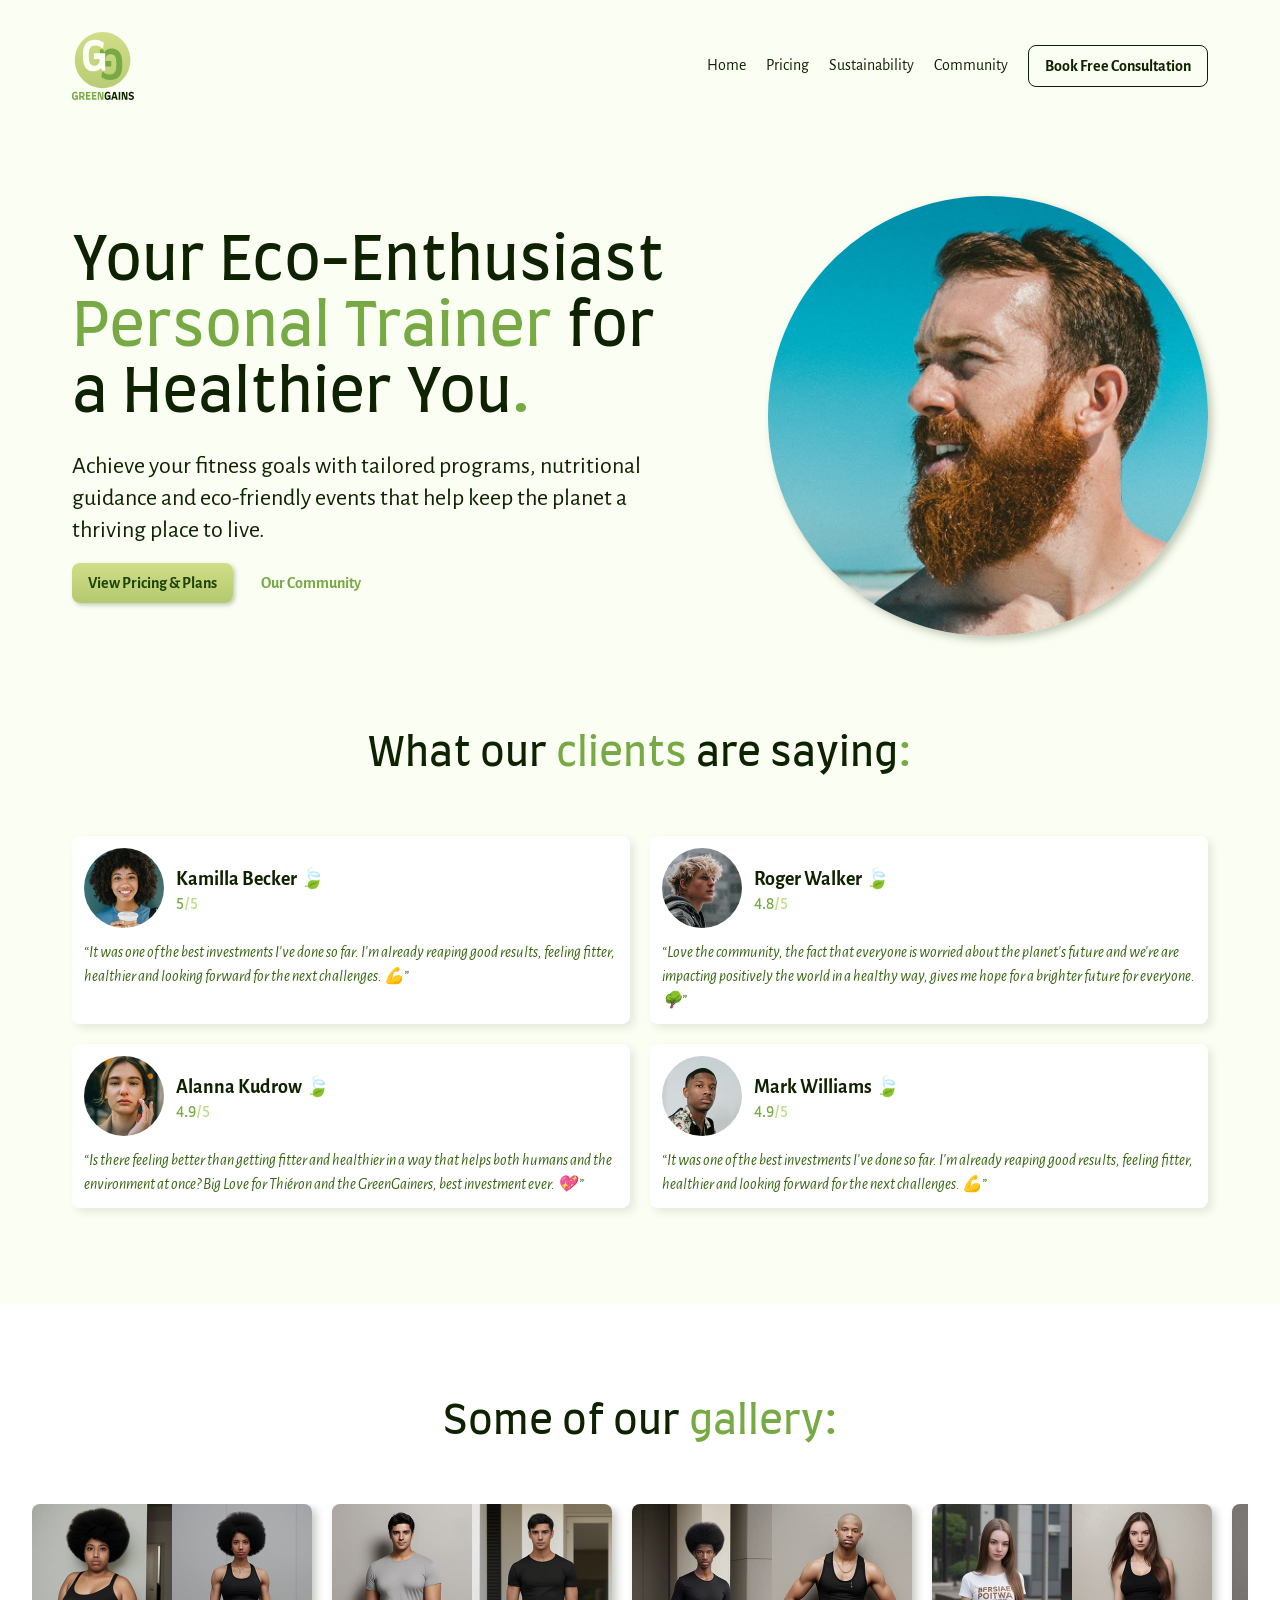
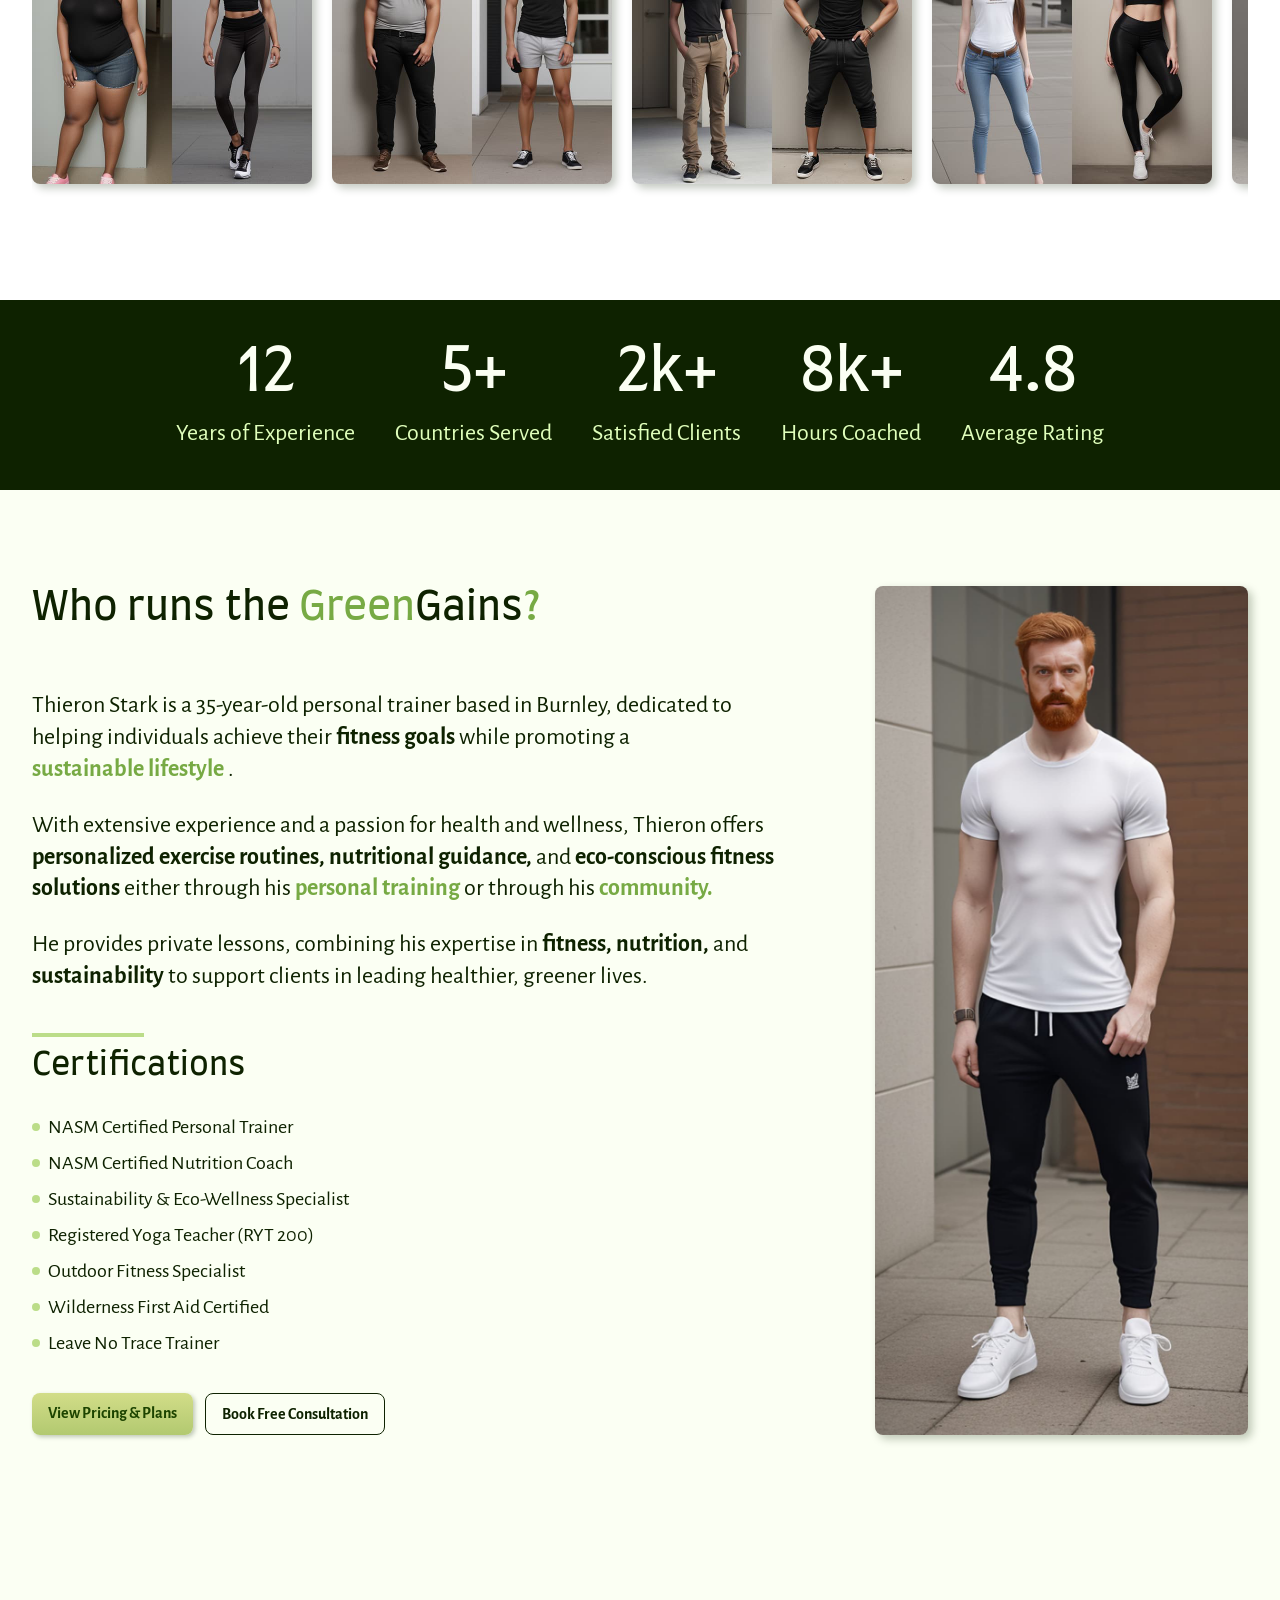
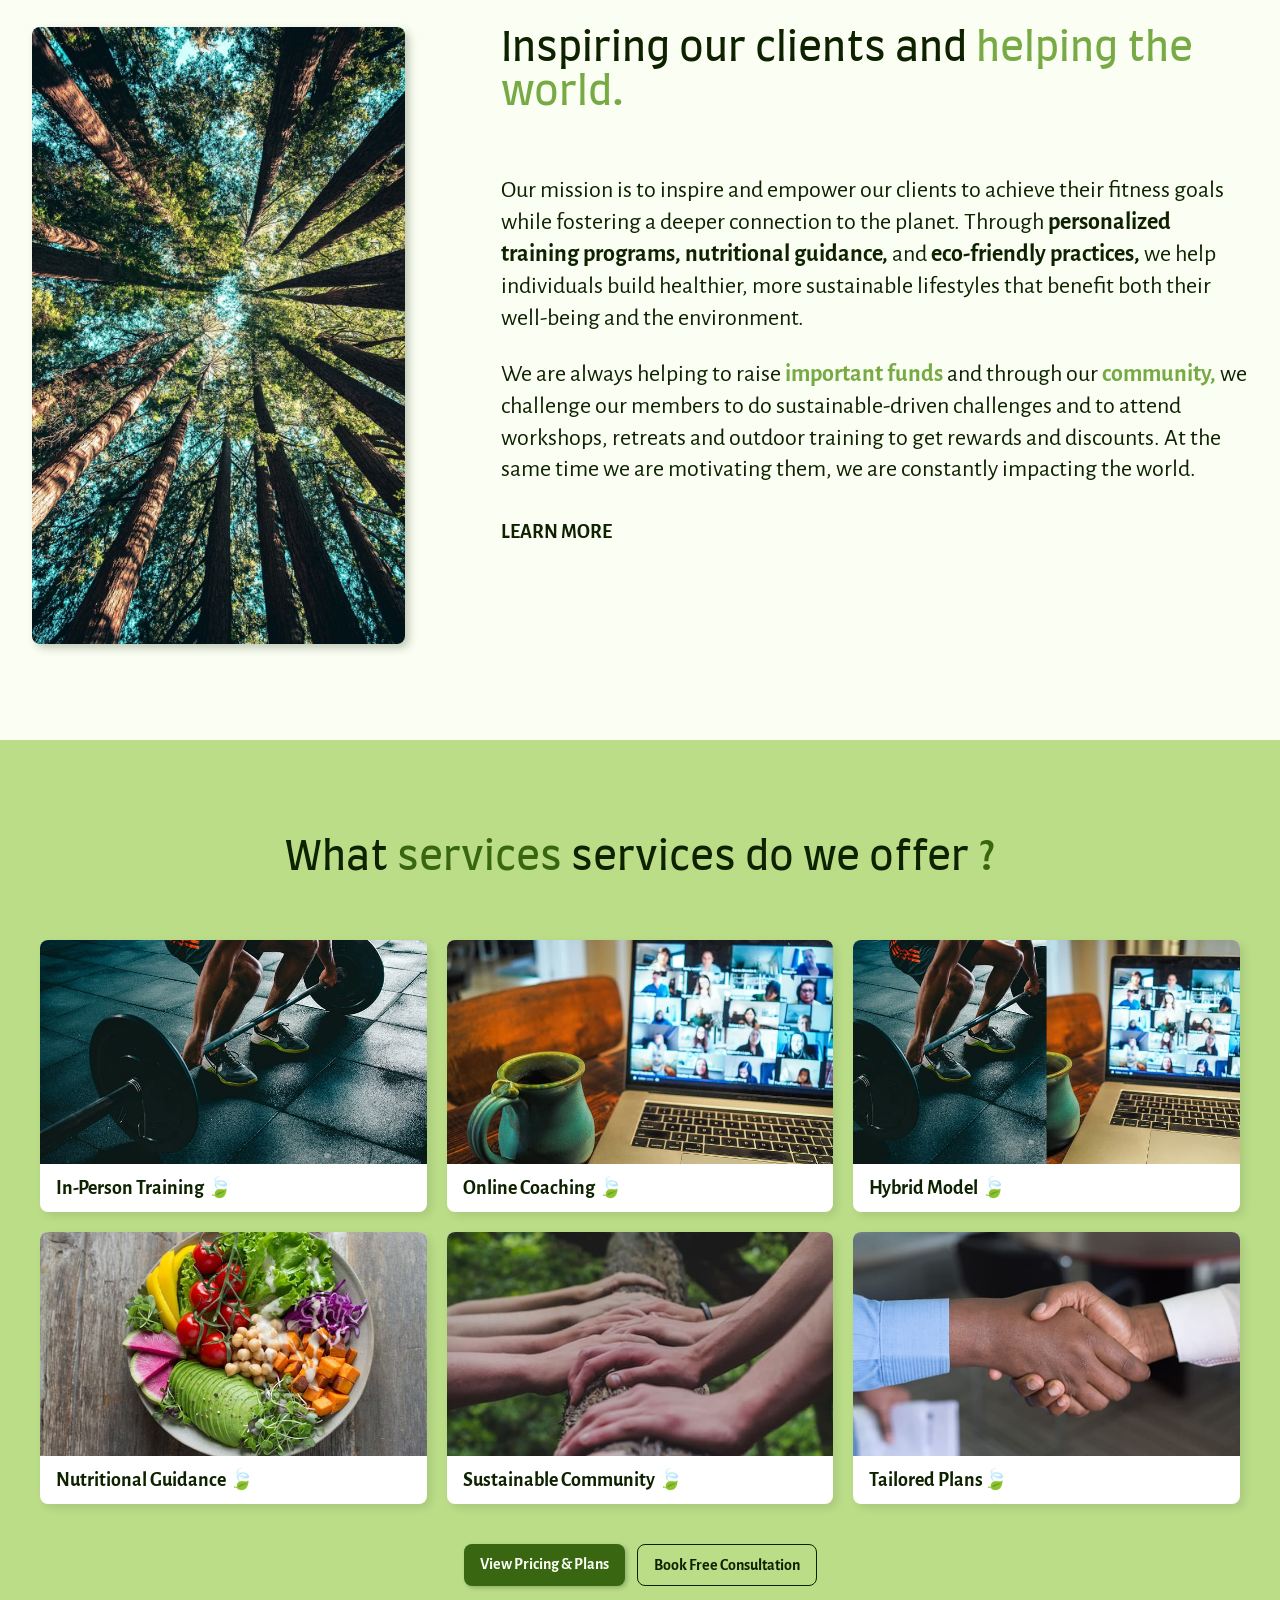
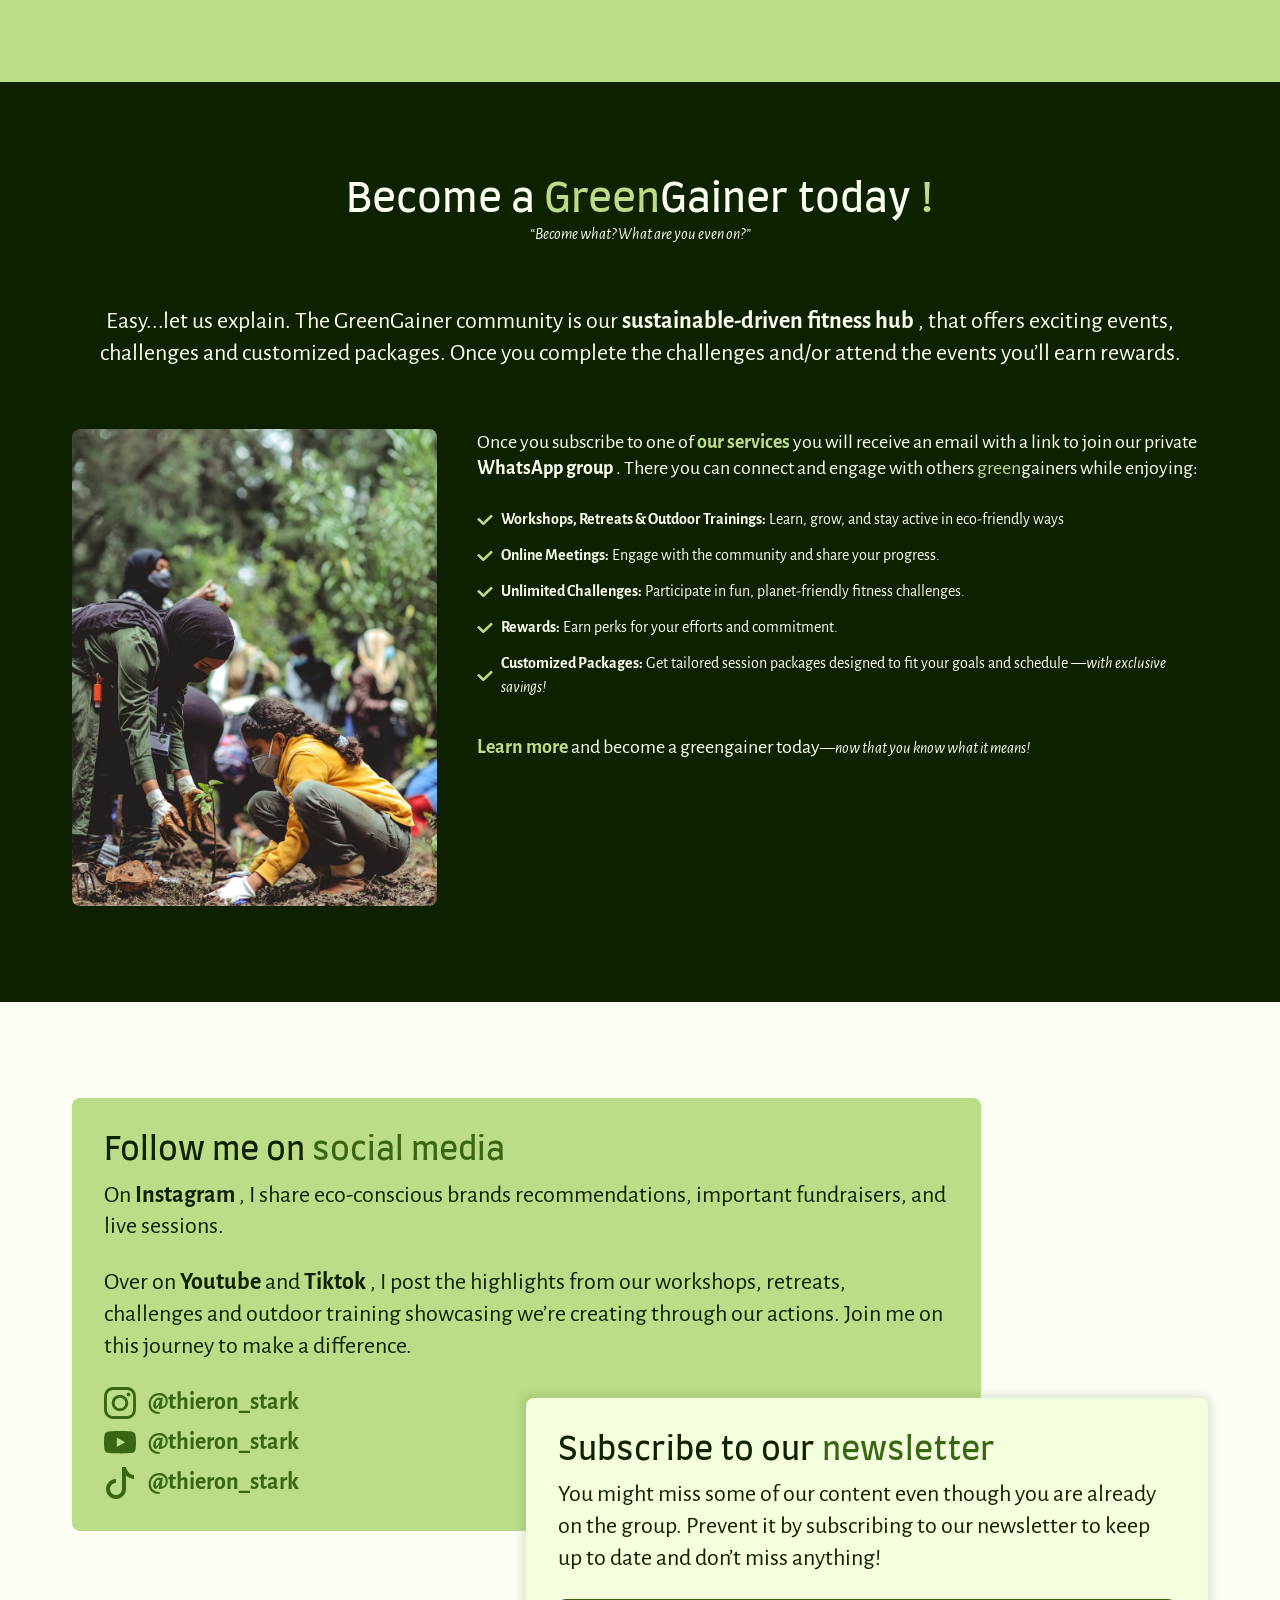
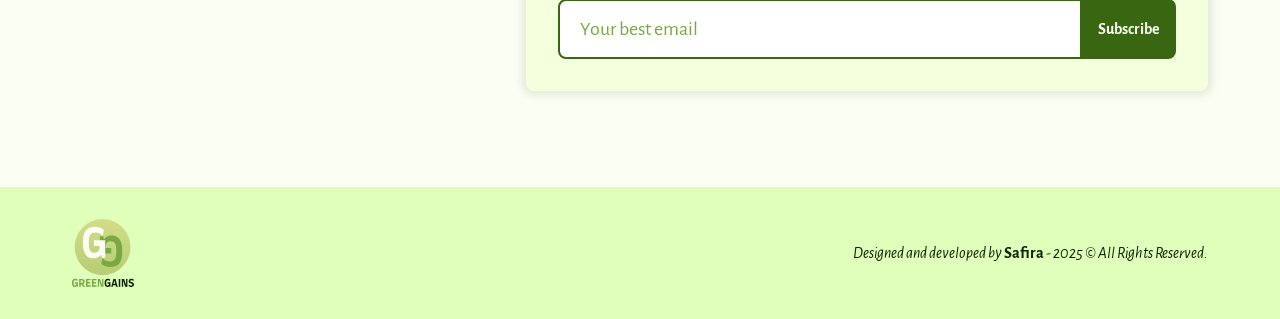
<file: index.html>
<!DOCTYPE html>
<html lang="en">

<head>
  <meta charset="UTF-8">
  <meta name="viewport" content="width=device-width, initial-scale=1.0">
  <meta name="description" content="Your Eco-Enthusiast Personal Trainer for a Healthier You.">
  <title>Thiéron | Eco Personal Trainer</title>
  <link rel="shortcut icon" href="favicon.svg" type="image/x-icon">
  <link rel="stylesheet" href="./css/style.css">
  <link rel="preload" href="./css/style.css" as="style">
  <link rel="preconnect" href="https://fonts.googleapis.com">
  <link rel="preconnect" href="https://fonts.gstatic.com" crossorigin>
  <link href="https://fonts.googleapis.com/css2?family=Alegreya+Sans:ital,wght@0,400;0,700;1,400&family=Farro:wght@700&display=swap" rel="stylesheet">

  <script>document.documentElement.classList.add("js")</script>

</head>

<body id="home">
  <header class="header container container--sm inline--gap">
    <a href="./"><img width="62" height="68" src="./img/logo.svg" alt="GreenGains' Logo"></a>
    <nav class="header__nav" aria-label="primary" data-nav="hamburger">
      <ul class="header__menu title--md" data-menu="hamburger">
        <li><a class="header__link btn--text" data-nav="link" href="./">Home</a></li>
        <li><a class="header__link btn--text" data-nav="link" href="./pricing.html">Pricing</a></li>
        <li><a class="header__link btn--text" data-nav="link" href="./sustainability.html">Sustainability</a></li>
        <li><a class="header__link btn--text" data-nav="link" href="./community.html">Community</a></li>
        <li><a class="btn btn--outlined" data-nav="link" href="./booking.html">Book Free Consultation</a></li>
      </ul>
    </nav>
    <a href="./" class="header__hamburger" aria-label="Menu hamburger" data-icon="hamburger">
      <span></span>
      <span></span>
      <span></span>
    </a>
  </header>

  <main data-anime="200" class="hero container container--sm section--gap inline--gap">
    <div class=" hero__info p--70">
      <h1 class="display--lg">Your Eco-Enthusiast <span class="p--40">Personal Trainer</span> for a Healthier You<span class="p--40">.</span>
      </h1>
      <p class="body--lg">Achieve your fitness goals with tailored programs, nutritional guidance and eco-friendly events that help keep the planet a thriving place to live.</p>
      <div class="btns">
        <a class="btn btn--filled btn--elevated" href="./pricing.html">View Pricing & Plans</a>
        <a class="btn btn--text" href="./community.html">Our Community</a>
      </div>
    </div>
    <picture class="hero__img">
      <img fetchpriority="high" width="920" height="920" src="./img/pfp/thieron.jpg" alt="Thiéron's face">
    </picture>
  </main>

  <section class="testimonials container container--sm section--gap inline--gap p--70" aria-labelledby="testimonials">
    <h2 id="testimonials" class="testimonials__title display--md">What our <span class="p--40">clients</span> are saying<span class="p--40">:</span></h2>
    <ul class="testimonials__list">
      <li class="testimonials__item">
        <div class="testimonials__profile">
          <img width="160" height="160" class="testimonials__pfp" src="./img/pfp/kamilla.jpg" alt="Client's profile picture">
          <div>
            <h3 class="title--lg-b">Kamilla Becker 🍃</h3>
            <span class="label--lg p"><span class="p--40">5</span>/5</span>
          </div>
        </div>
        <p class="title--md-i p--50">“It was one of the best investments I've done so far. I'm already reaping good results, feeling fitter, healthier and looking forward for the next challenges. 💪”</p>
      </li>
      <li class="testimonials__item">
        <div class="testimonials__profile">
          <img width="160" height="160" class="testimonials__pfp" src="./img/pfp/roger.jpg" alt="Client's profile picture">
          <div>
            <h3 class="title--lg-b">Roger Walker 🍃</h3>
            <span class="label--lg p"><span class="p--40">4.8</span>/5</span>
          </div>
        </div>
        <p class="title--md-i p--50">“Love the community, the fact that everyone is worried about the planet's future and we're are impacting positively the world in a healthy way, gives me hope for a brighter future for everyone.🌳”</p>
      </li>
      <li class="testimonials__item">
        <div class="testimonials__profile">
          <img width="160" height="160" class="testimonials__pfp" src="./img/pfp/alanna.jpg" alt="Client's profile picture">
          <div>
            <h3 class="title--lg-b">Alanna Kudrow 🍃</h3>
            <span class="label--lg p"><span class="p--40">4.9</span>/5</span>
          </div>
        </div>
        <p class="title--md-i p--50">“Is there feeling better than getting fitter and healthier in a way that helps both humans and the environment at once? Big Love for Thiéron and the GreenGainers, best investment ever. 💖 ”</p>
      </li>
      <li class="testimonials__item">
        <div class="testimonials__profile">
          <img width="160" height="160" class="testimonials__pfp" src="./img/pfp/mark.jpg" alt="Client's profile picture">
          <div>
            <h3 class="title--lg-b">Mark Williams 🍃</h3>
            <span class="label--lg p"><span class="p--40">4.9</span>/5</span>
          </div>
        </div>
        <p class="title--md-i p--50">“It was one of the best investments I've done so far. I'm already reaping good results, feeling fitter, healthier and looking forward for the next challenges. 💪”</p>
      </li>
    </ul>
  </section>

  <section class="gallery--bg section--gap inline--gap" aria-labelledby="gallery">
    <div class="gallery container container--lg p--70">
      <h2 class="gallery__headline display--md" id="gallery">Some of our <span class="p--40">gallery:</span> </h2>
      <ul class="gallery__photos">
        <li>
          <img width="560" height="560" src="./img/gallery/kamilla.jpg" alt="Photo showing the before and after of a client">
        </li>
        <li>
          <img width="560" height="560" src="./img/gallery/taylor.jpg" alt="Photo showing the before and after of a client">
        </li>
        <li>
          <img width="560" height="560" src="./img/gallery/mark.jpg" alt="Photo showing the before and after of a client">
        </li>
        <li>
          <img width="560" height="560" src="./img/gallery/grace.jpg" alt="Photo showing the before and after of a client">
        </li>
        <li>
          <img width="560" height="560" src="./img/gallery/roger.jpg" alt="Photo showing the before and after of a client">
        </li>
      </ul>
    </div>
  </section>

  <section class="highlights--bg inline--gap" aria-labelledby="stats">
    <ul class="highlights container container--md" id="stats">
      <li class="highlights__item">
        <span class="display--lg p--10">12</span>
        <p class="body--lg p--30">Years of Experience</p>
      </li>
      <li class="highlights__item">
        <span class="display--lg p--10">5+</span>
        <p class="body--lg p--30">Countries Served</p>
      </li>
      <li class="highlights__item">
        <span class="display--lg p--10">2k+</span>
        <p class="body--lg p--30">Satisfied Clients</p>
      </li>
      <li class="highlights__item">
        <span class="display--lg p--10">8k+</span>
        <p class="body--lg p--30">Hours Coached</p>
      </li>
      <li class="highlights__item">
        <span class="display--lg p--10">4.8</span>
        <p class="body--lg p--30">Average Rating</p>
      </li>
    </ul>
  </section>

  <article class="about container container--md section--gap inline--gap">
    <div class="about__info p--70" aria-labelledby="about">
      <h2 class="about__headline display--md" id="about">Who runs the <span class="p--40">Green</span>Gains<span class="p--40">?</span></h2>
      <p class="about__text body--lg">Thieron Stark is a 35-year-old personal trainer based in Burnley, dedicated to helping individuals achieve their <span class="body--lg-b">fitness goals</span> while promoting a <a href="./sustainability.html" class="btn--text body--lg-b">sustainable lifestyle</a> </span>. </p>
      <p class="about__text body--lg">With extensive experience and a passion for health and wellness, Thieron offers <span class="body--lg-b">personalized exercise routines, nutritional guidance,</span class="body--lg-b"> and <span class="body--lg-b">eco-conscious fitness solutions</span> either through his <a href="./pricing.html" class="btn--text body--lg-b"> personal training </a> or through his <a href="./community.html" class="btn--text body--lg-b"> community.</a></p>
      <p class=" about__text body--lg">He provides private lessons, combining his expertise in <span class="body--lg-b">fitness, nutrition,</span> and <span class="body--lg-b">sustainability</span> to support clients in leading healthier, greener lives.</p>
      <h3 class="about__subheadline headline--lg">Certifications</h3>
      <ul class="about__list title--lg">
        <li>NASM Certified Personal Trainer</li>
        <li>NASM Certified Nutrition Coach</li>
        <li>Sustainability & Eco-Wellness Specialist</li>
        <li>Registered Yoga Teacher (RYT 200)</li>
        <li>Outdoor Fitness Specialist</li>
        <li>Wilderness First Aid Certified</li>
        <li>Leave No Trace Trainer</li>
      </ul>
      <div class="btns">
        <a class="btn btn--filled btn--elevated" href="./pricing.html">View Pricing & Plans</a>
        <a class="btn btn--outlined" href="./booking.html">Book Free Consultation</a>
      </div>
    </div>
    <picture class="about__img">
      <img width="936" height="1872" src="./img/photos/thieron.jpg" alt="Thiéron's photo">
    </picture>

    <div class="inspiring section--gap">
      <picture class="inspiring__img">
        <img width="920" height="1520" src="./img/photos/trees.jpg" alt="Photo of trees">
      </picture>
      <div class="inspiring__info p--70" aria-labelledby="inspiring">
        <h2 id="inspiring" class="inspiring__headline display--md">Inspiring our clients and <span class="p--40">helping the world.</span></h2>
        <p class="inspiring__text body--lg">Our mission is to inspire and empower our clients to achieve their fitness goals while fostering a deeper connection to the planet. Through <span class="body--lg-b">personalized training programs, nutritional guidance,</span> and <span class="body--lg-b">eco-friendly practices,</span> we help individuals build healthier, more sustainable lifestyles that benefit both their well-being and the environment.</p>
        <p class="inspiring__text body--lg">We are always helping to raise <a href="./sustainability.html" class="body--lg-b btn--text">important funds</a> and through our <a href="./community.html" class="body--lg-b btn--text">community,</a> we challenge our members to do sustainable-driven challenges and to attend workshops, retreats and outdoor training to get rewards and discounts. At the same time we are motivating them, we are constantly impacting the world.</p>
        <a class="inspiring__link btn--text title--lg-b" href="./sustainability.html">Learn More</a>
      </div>
    </div>
  </article>

  <section class="services--bg section--gap inline--gap" aria-labelledby="services">
    <div class="services container container--sm p--70">
      <h2 class="services__headline display--md" id="services">What <span class="p--50">services</span> services do we offer <span class="p--50">?</span></h2>
      <ul class="services__list title--lg-b">
        <li class="services__item">
          <img width="760" height="440" src="./img/cards/in-person.jpg" alt="">
          <span>In-Person Training 🍃</span>
        </li>
        <li class="services__item">
          <img width="760" height="440" src="./img/cards/online.jpg" alt="">
          <span>Online Coaching 🍃</span>
        </li>
        <li class="services__item">
          <img width="760" height="440" src="./img/cards/hybrid.jpg" alt="">
          <span>Hybrid Model 🍃</span>
        </li>
        <li class="services__item">
          <img width="760" height="440" src="./img/cards/nutritional.jpg" alt="">
          <span>Nutritional Guidance 🍃 </span>
        </li>
        <li class="services__item">
          <img width="760" height="440" src="./img/cards/community.jpg" alt="">
          <span>Sustainable Community 🍃</span>
        </li>
        <li class="services__item">
          <img width="760" height="440" src="./img/cards/tailored.jpg" alt="">
          <span>Tailored Plans🍃</span>
        </li>
      </ul>
      <div class="btns">
        <a class="btn btn--filled btn--elevated" href="./pricing.html">View Pricing & Plans</a>
        <a class="btn btn--outlined" href="./booking.html">Book Free Consultation</a>
      </div>
    </div>
  </section>

  <article class="community--bg section--gap" aria-label="About Thiéron's community - GreenGainers">
    <div class="community container container--sm inline--gap p--10">
      <h2 class="community__headline display--md">Become a <span class="p">Green</span>Gainer today <span class="p">!</span></h2>
      <p class="community__subheadline title--md-i">“Become what? What are you even on?”</p>
      <p class="body--lg">Easy...let us explain. The GreenGainer community is our <span class="body--lg-b">sustainable-driven fitness hub</span> , that offers exciting events, challenges and customized packages. Once you complete the challenges and/or attend the events you’ll earn rewards.</p>
      <div class="community__content">
        <picture class="community__img">
          <img width="920" height="1200" src="./img/photos/community.jpg" alt="Community photo">
        </picture>
        <div class="community__info">
          <p class="body--md">Once you subscribe to one of <a class="btn--text body--md-b p" href="./pricing.html">our services</a> you will receive an email with a link to join our private <span class="body--md-b ">WhatsApp group</span> . There you can connect and engage with others <span class="p">green</span>gainers while enjoying:</p>
          <ul class="community__list title--md">
            <li class="community__item">
              <p><span class="title--md-b">Workshops, Retreats & Outdoor Trainings:</span> Learn, grow, and stay active in eco-friendly ways</p>
            </li>
            <li class="community__item">
              <p><span class="title--md-b">Online Meetings:</span> Engage with the community and share your progress.</p>
            </li>
            <li class="community__item">
              <p><span class="title--md-b">Unlimited Challenges:</span> Participate in fun, planet-friendly fitness challenges.</p>
            </li>
            <li class="community__item">
              <p><span class="title--md-b">Rewards:</span> Earn perks for your efforts and commitment.</p>
            </li>
            <li class=" community__item">
              <p><span class="title--md-b">Customized Packages:</span> Get tailored session packages designed to fit your goals and schedule <span class="title--md-i">—with exclusive savings!</span></p>
            </li>
          </ul>
          <p class="body--md"><a class="btn--text title--lg-b p" href="./community.html">Learn more</a> and become a greengainer today<span class="title--md-i">—now that you know what it means!</span></p>
        </div>
      </div>
    </div>
  </article>

  <article class="socialNewsletter container container--sm section--gap inline--gap" aria-label="Social media and newsletter">
    <div class="social--bg p--70" aria-labelledby="social">
      <h2 class="social__headline headline--lg " id="social">Follow me on <span class="p--50">social media</span></h2>
      <p class="social__text body--lg">On <span class="body--lg-b">Instagram</span> , I share eco-conscious brands recommendations, important fundraisers, and live sessions.</p>
      <p class="social__text body--lg">Over on <span class="body--lg-b">Youtube</span> and <span class="body--lg-b">Tiktok</span> , I post the highlights from our workshops, retreats, challenges and outdoor training showcasing we’re creating through our actions. Join me on this journey to make a difference.</p>
      <ul class="social__list">
        <li class="social__item">
          <a class="social__link btn--text body--lg-b" href="./">
            <img width="32" height="32" src="./img/icons/instagram.svg" alt="">
            <span>@thieron_stark</span>
          </a>
        </li>
        <li class="social__item">
          <a class="social__link btn--text body--lg-b" href="./">
            <img width="32" height="32" src="./img/icons/youtube.svg" alt="">
            <span>@thieron_stark</span>
          </a>
        </li>
        <li class="social__item">
          <a class="social__link btn--text body--lg-b" href="./">
            <img width="32" height="32" src="./img/icons/tiktok.svg" alt="">
            <span>@thieron_stark</span>
          </a>
        </li>
      </ul>
    </div>
    <div class="newsletter--bg p--70" aria-labelledby="newsletter">
      <h2 class="newsletter__headline headline--lg" id="newsletter">Subscribe to our <span class="p--50">newsletter</span></h2>
      <p class="newsletter__text body--lg">You might miss some of our content even though you are already on the group. Prevent it by subscribing to our newsletter to keep up to date and don’t miss anything!</p>
      <form class="newsletter__form" action="./">
        <input class="newsletter__input title--lg-b p--50" type="email" name="" id="" placeholder="Your best email">
        <button class="btn btn--filled newsletter__btn">Subscribe</button>
      </form>
    </div>
  </article>

  <footer class="footer--bg p section--gap">
    <div class="footer container container--sm inline--gap">
      <a href="./"><img width="62" height="68" src="./img/logo.svg" alt="GreenGains' Logo"></a>
      <p class="footer__text title--md-i p--70">Designed and developed by <a href="./ " class="title--md-b">Safira</a> - 2025 © All Rights Reserved.</p>
    </div>
  </footer>

  <script type="module" src="js/script.js"></script>
</body>

</html>
</file>
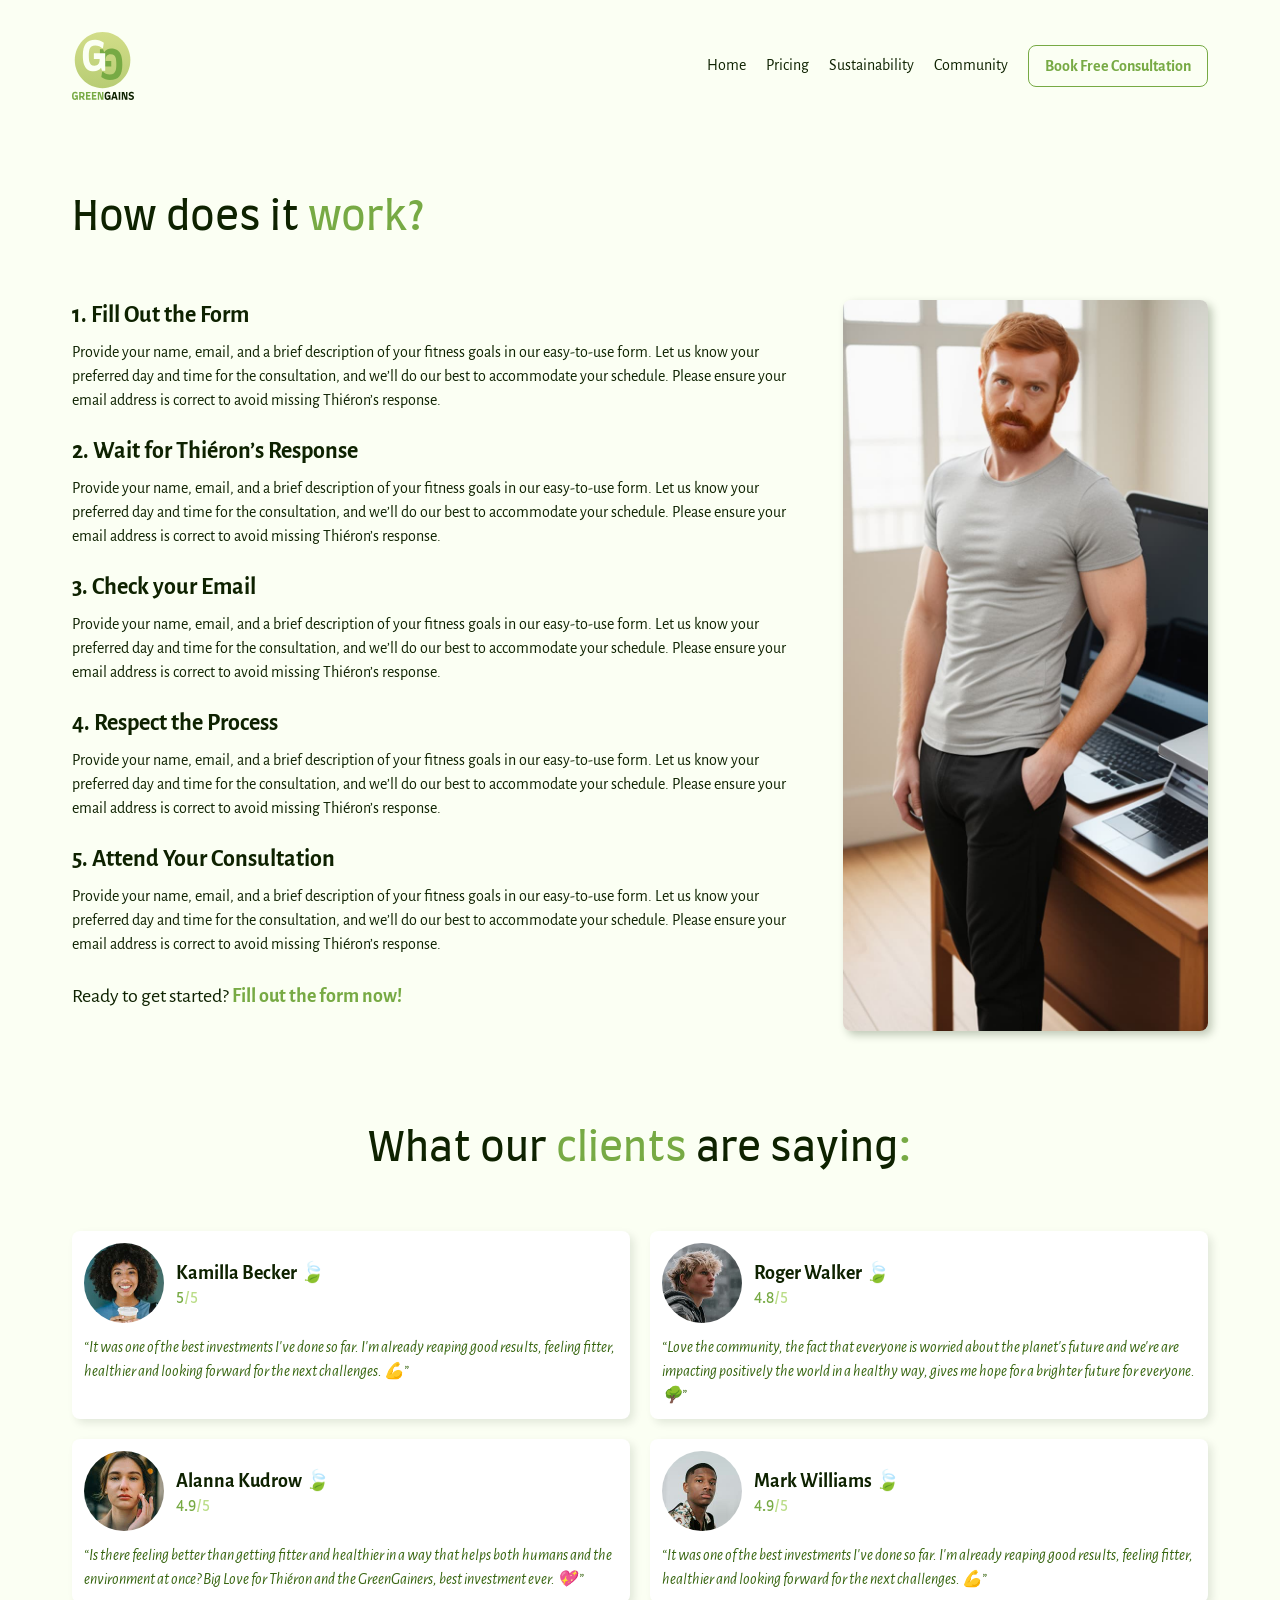
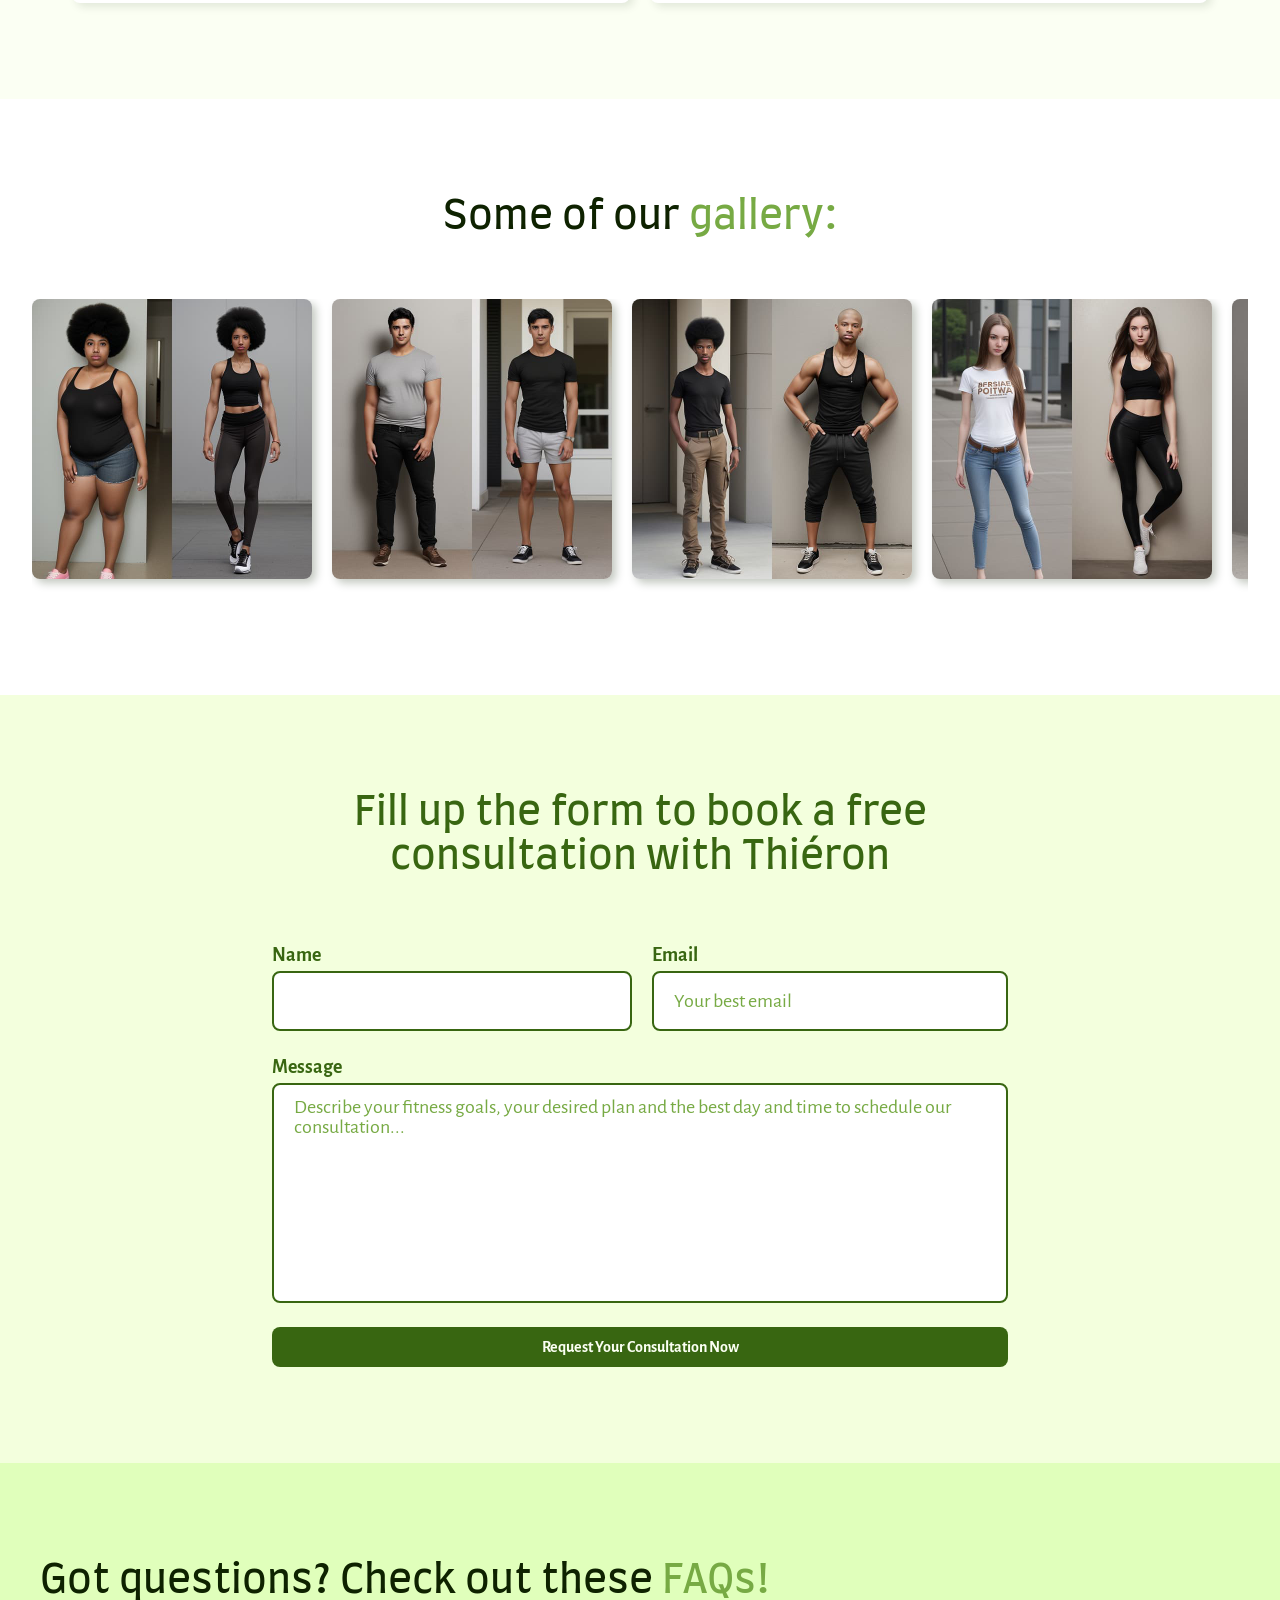
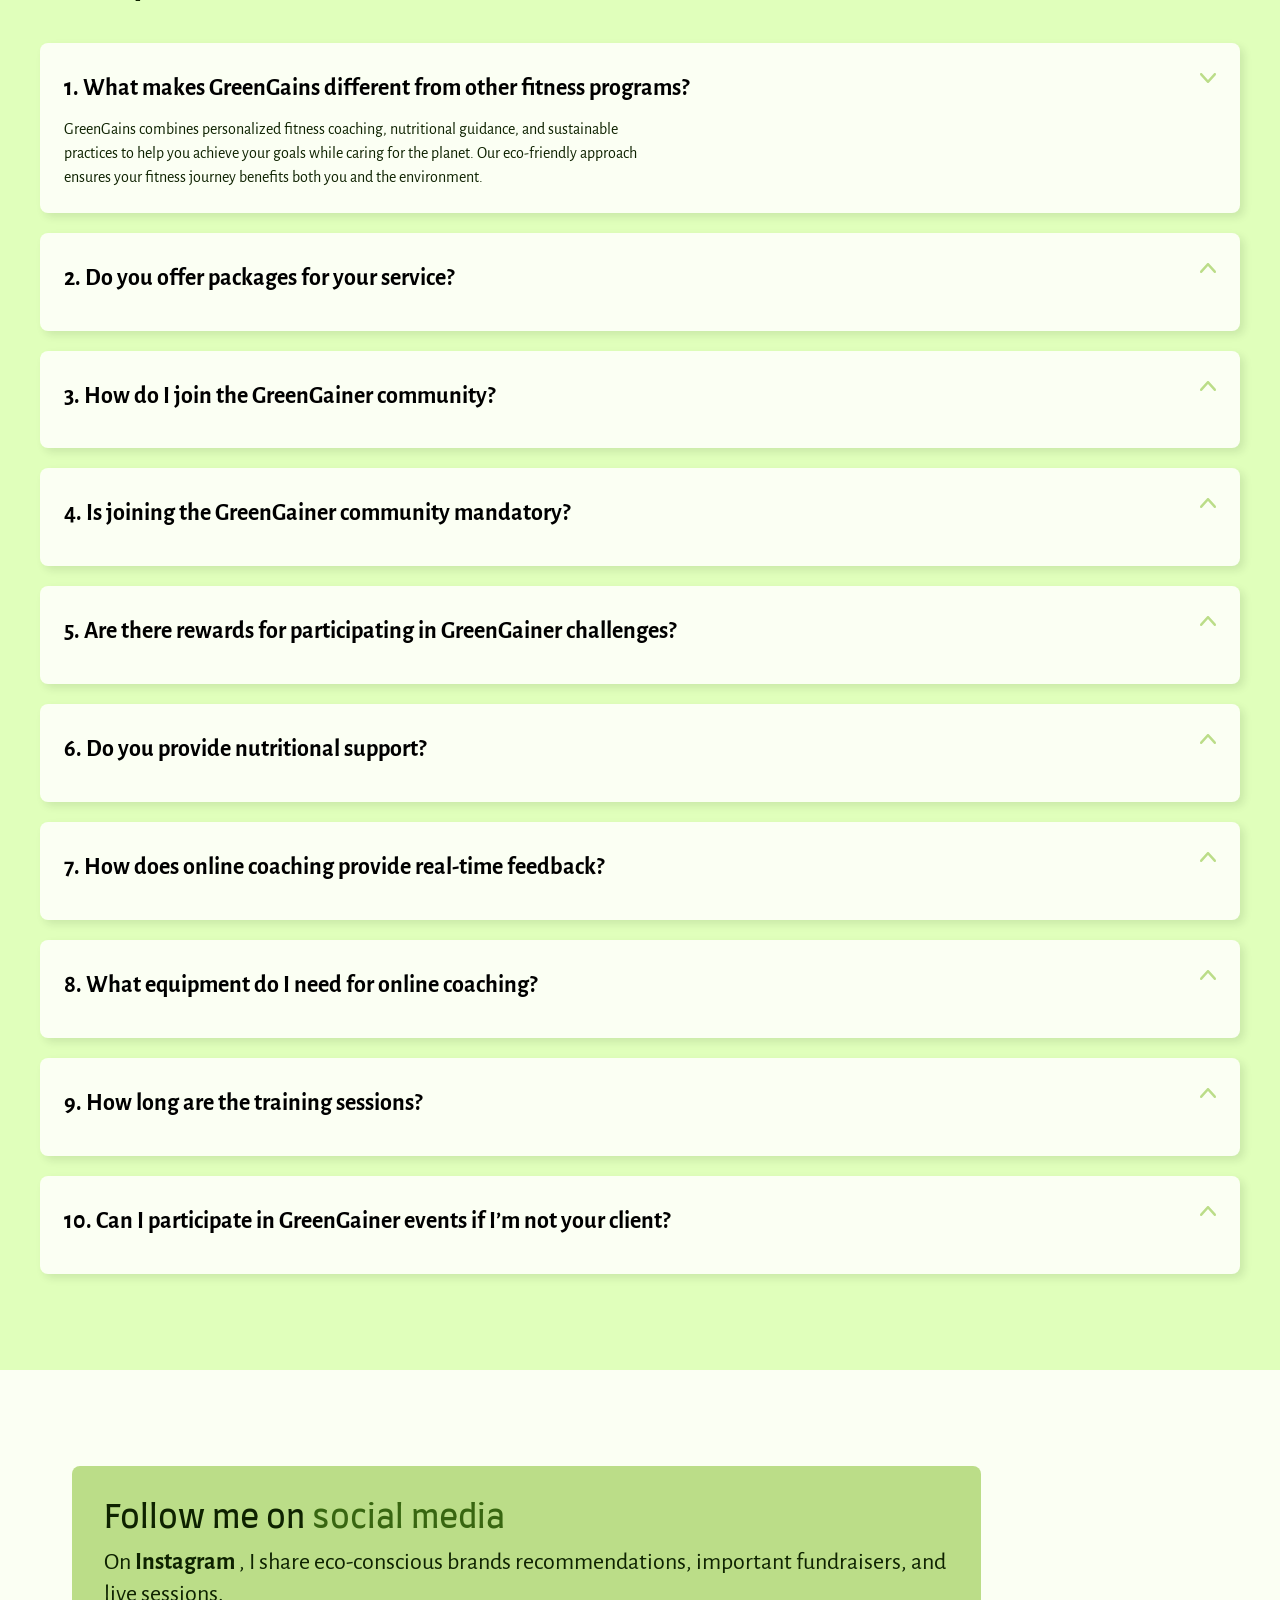
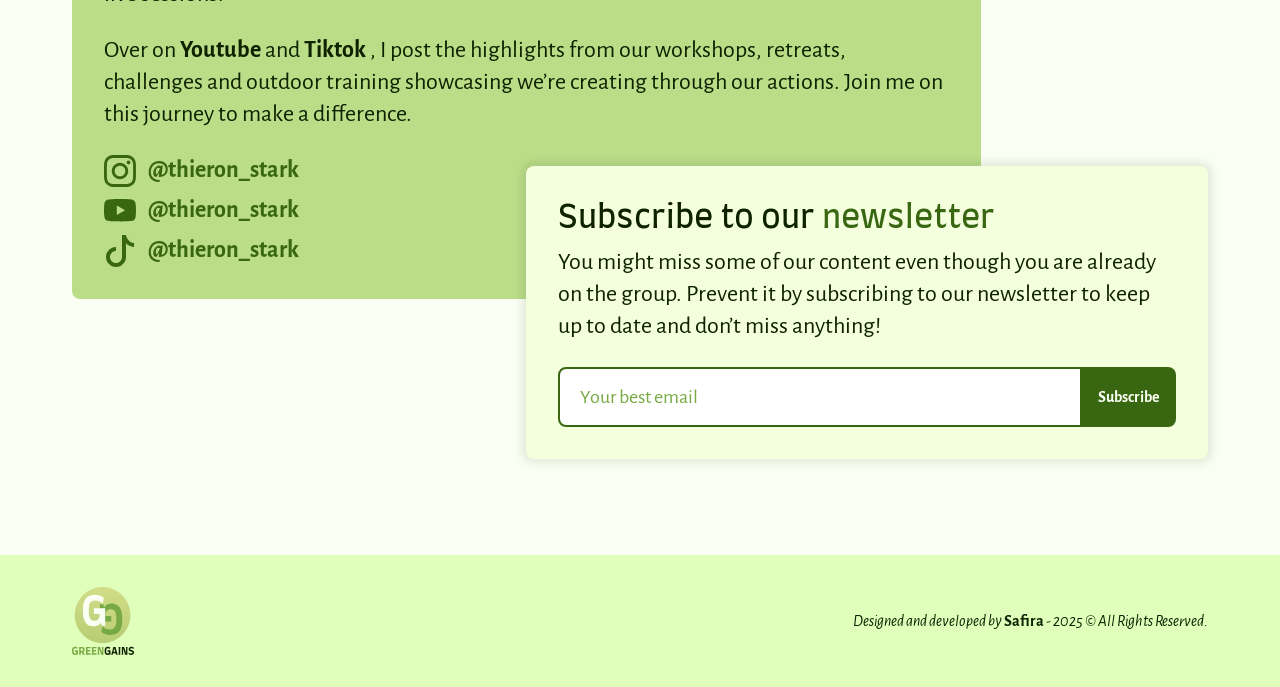
<file: booking.html>
<!DOCTYPE html>
<html lang="en">

<head>
  <meta charset="UTF-8">
  <meta name="viewport" content="width=device-width, initial-scale=1.0">
  <meta name="description" content="Book a 30 minute consultation with Thiéron">
  <title>Thiéron | Book a Free Consultantion</title>
  <link rel="shortcut icon" href="favicon.svg" type="image/x-icon">
  <link rel="stylesheet" href="./css/style.css">
  <link rel="preload" href="./css/style.css" as="style">
  <link rel="preconnect" href="https://fonts.googleapis.com">
  <link rel="preconnect" href="https://fonts.gstatic.com" crossorigin>
  <link href="https://fonts.googleapis.com/css2?family=Alegreya+Sans:ital,wght@0,400;0,700;1,400&family=Farro:wght@700&display=swap" rel="stylesheet">

  <script>document.documentElement.classList.add("js")</script>

</head>

<body>
  <header class="header container container--sm inline--gap">
    <a href="./"><img width="62" height="68" src="./img/logo.svg" alt="GreenGains' Logo"></a>
    <nav class="header__nav" aria-label="primary" data-nav="hamburger">
      <ul class="header__menu title--md" data-menu="hamburger">
        <li><a class="header__link btn--text" data-nav="link" href="./">Home</a></li>
        <li><a class="header__link btn--text" data-nav="link" href="./pricing.html">Pricing</a></li>
        <li><a class="header__link btn--text" data-nav="link" href="./sustainability.html">Sustainability</a></li>
        <li><a class="header__link btn--text" data-nav="link" href="./community.html">Community</a></li>
        <li><a class="btn btn--outlined" data-nav="link" href="./booking.html">Book Free Consultation</a></li>
      </ul>
    </nav>
    <a href="./" class="header__hamburger" aria-label="Menu hamburger" data-icon="hamburger">
      <span></span>
      <span></span>
      <span></span>
    </a>
  </header>

  <main data-anime="200" class="booking container container--sm inline--gap section--gap p--70">
    <div class="booking__info">
      <h2 class="booking__headline display--md"> How does it <span class="p--40"> work?</span></h2>
      <div class="booking__content">
        <ul class="booking__steps">
          <li class="booking__step">
            <h3 class="body--lg-b">1. Fill Out the Form</h3>
            <p class="title--md">Provide your name, email, and a brief description of your fitness goals in our easy-to-use form. Let us know your preferred day and time for the consultation, and we’ll do our best to accommodate your schedule.
              Please ensure your email address is correct to avoid missing Thiéron’s response.</p>
          </li>
          <li class="booking__step">
            <h3 class="body--lg-b">2. Wait for Thiéron’s Response</h3>
            <p class="title--md">Provide your name, email, and a brief description of your fitness goals in our easy-to-use form. Let us know your preferred day and time for the consultation, and we’ll do our best to accommodate your schedule.
              Please ensure your email address is correct to avoid missing Thiéron’s response.</p>
          </li>
          <li class="booking__step">
            <h3 class="body--lg-b">3. Check your Email</h3>
            <p class="title--md">Provide your name, email, and a brief description of your fitness goals in our easy-to-use form. Let us know your preferred day and time for the consultation, and we’ll do our best to accommodate your schedule.
              Please ensure your email address is correct to avoid missing Thiéron’s response.</p>
          </li>
          <li class="booking__step">
            <h3 class="body--lg-b">4. Respect the Process</h3>
            <p class="title--md">Provide your name, email, and a brief description of your fitness goals in our easy-to-use form. Let us know your preferred day and time for the consultation, and we’ll do our best to accommodate your schedule.
              Please ensure your email address is correct to avoid missing Thiéron’s response.</p>
          </li>
          <li class="booking__step">
            <h3 class="body--lg-b">5. Attend Your Consultation</h3>
            <p class="title--md">Provide your name, email, and a brief description of your fitness goals in our easy-to-use form. Let us know your preferred day and time for the consultation, and we’ll do our best to accommodate your schedule.
              Please ensure your email address is correct to avoid missing Thiéron’s response.</p>
          </li>
          <li class="title--lg">Ready to get started? <a href="#booking__form" class="btn--text title--lg-b" data-link="smooth">Fill out the form now!</a> </li>
        </ul>
        <picture class="booking__img">
          <img src="./img/photos/thieron-2.jpg" alt="Thiéron's photo">
        </picture>
      </div>
    </div>
  </main>

  <section class="testimonials container container--sm section--gap inline--gap p--70" aria-labelledby="testimonials">
    <h2 id="testimonials" class="testimonials__title display--md">What our <span class="p--40">clients</span> are saying<span class="p--40">:</span></h2>
    <ul class="testimonials__list">
      <li class="testimonials__item">
        <div class="testimonials__profile">
          <img width="160" height="160" class="testimonials__pfp" src="./img/pfp/kamilla.jpg" alt="Client's profile picture">
          <div>
            <h3 class="title--lg-b">Kamilla Becker 🍃</h3>
            <span class="label--lg p"><span class="p--40">5</span>/5</span>
          </div>
        </div>
        <p class="title--md-i p--50">“It was one of the best investments I've done so far. I'm already reaping good results, feeling fitter, healthier and looking forward for the next challenges. 💪”</p>
      </li>
      <li class="testimonials__item">
        <div class="testimonials__profile">
          <img width="160" height="160" class="testimonials__pfp" src="./img/pfp/roger.jpg" alt="Client's profile picture">
          <div>
            <h3 class="title--lg-b">Roger Walker 🍃</h3>
            <span class="label--lg p"><span class="p--40">4.8</span>/5</span>
          </div>
        </div>
        <p class="title--md-i p--50">“Love the community, the fact that everyone is worried about the planet's future and we're are impacting positively the world in a healthy way, gives me hope for a brighter future for everyone.🌳”</p>
      </li>
      <li class="testimonials__item">
        <div class="testimonials__profile">
          <img width="160" height="160" class="testimonials__pfp" src="./img/pfp/alanna.jpg" alt="Client's profile picture">
          <div>
            <h3 class="title--lg-b">Alanna Kudrow 🍃</h3>
            <span class="label--lg p"><span class="p--40">4.9</span>/5</span>
          </div>
        </div>
        <p class="title--md-i p--50">“Is there feeling better than getting fitter and healthier in a way that helps both humans and the environment at once? Big Love for Thiéron and the GreenGainers, best investment ever. 💖 ”</p>
      </li>
      <li class="testimonials__item">
        <div class="testimonials__profile">
          <img width="160" height="160" class="testimonials__pfp" src="./img/pfp/mark.jpg" alt="Client's profile picture">
          <div>
            <h3 class="title--lg-b">Mark Williams 🍃</h3>
            <span class="label--lg p"><span class="p--40">4.9</span>/5</span>
          </div>
        </div>
        <p class="title--md-i p--50">“It was one of the best investments I've done so far. I'm already reaping good results, feeling fitter, healthier and looking forward for the next challenges. 💪”</p>
      </li>
    </ul>
  </section>

  <section class="gallery--bg section--gap inline--gap" aria-labelledby="gallery">
    <div class="gallery container container--lg p--70">
      <h2 class="gallery__headline display--md" id="gallery">Some of our <span class="p--40">gallery:</span> </h2>
      <ul class="gallery__photos">
        <li>
          <img width="560" height="560" src="./img/gallery/kamilla.jpg" alt="Photo showing the before and after of a client">
        </li>
        <li>
          <img width="560" height="560" src="./img/gallery/taylor.jpg" alt="Photo showing the before and after of a client">
        </li>
        <li>
          <img width="560" height="560" src="./img/gallery/mark.jpg" alt="Photo showing the before and after of a client">
        </li>
        <li>
          <img width="560" height="560" src="./img/gallery/grace.jpg" alt="Photo showing the before and after of a client">
        </li>
        <li>
          <img width="560" height="560" src="./img/gallery/roger.jpg" alt="Photo showing the before and after of a client">
        </li>
      </ul>
    </div>
  </section>

  <section action="" class="booking__form--bg section--gap p--50" id="booking__form">
    <div class="booking__formContainer container container--xsm inline--gap">
      <h2 class="display--md booking__formHeadline">Fill up the form to book a free consultation with Thiéron</h2>
      <form class="booking__form" action="./booking.html">
        <div>
          <label class="title--lg-b" for="name">Name</label>
          <input class="title--lg-b p--50" type="email" name="name" id="name">
        </div>
        <div>
          <label class="title--lg-b" for="email">Email</label>
          <input class="title--lg-b p--50" type="email" name="email" id="email" placeholder="Your best email">
        </div>
        <div class="booking__textarea">
          <label class="title--lg-b" for="message">Message</label>
          <textarea class="title--lg-b p--50" rows="6" name="message" id="message" placeholder="Describe your fitness goals, your desired plan and the best day and time to schedule our consultation..."></textarea>
        </div>
        <button class="btn btn--filled booking__btn">Request Your Consultation Now</button>
      </form>
    </div>
  </section>

  <section class="faq--bg section--gap inline--gap" aria-labelledby="faq">
    <div class="faq container container--sm p--70">
      <h2 class="faq__headline display--md" id="faq">Got questions? Check out these <span class="p--40">FAQs!</span> </h2>
      <dl class="body--lg-b">
        <div class="faq__question">
          <dt data-dt="accordion"><button>1. What makes GreenGains different from other fitness programs?</button></dt>
          <dd class="title--md">GreenGains combines personalized fitness coaching, nutritional guidance, and sustainable practices to help you achieve your goals while caring for the planet. Our eco-friendly approach ensures your fitness journey benefits both you and the environment.</dd>
        </div>
        <div class="faq__question">
          <dt data-dt="accordion"><button>2. Do you offer packages for your service?</button></dt>
          <dd class="title--md">Yes! As a member of the GreenGainer community, you’re eligible for custom packages tailored to your needs and goals. Whether you’re interested in 3 sessions, 6 sessions, or more, we can create a package that works for you.</dd>
        </div>
        <div class="faq__question">
          <dt data-dt="accordion"><button>3. How do I join the GreenGainer community?</button></dt>
          <dd class="title--md">Once you subscribe to one of our services, you’ll receive an email with a link to join the private GreenGainer WhatsApp group. There, you can connect with other members, participate in challenges, and enjoy exclusive benefits.</dd>
        </div>
        <div class="faq__question">
          <dt data-dt="accordion"><button>4. Is joining the GreenGainer community mandatory?</button></dt>
          <dd class="title--md">No, joining the GreenGainer community is completely optional. However, by choosing not to join, you won’t have access to exclusive benefits like: Workshops, retreats, and outdoor training events, Community challenges and rewards (e.g., discounts, eco-friendly prizes), Networking opportunities with like-minded individuals and Customized packages with savings</dd>
        </div>
        <div class="faq__question">
          <dt data-dt="accordion"><button>5. Are there rewards for participating in GreenGainer challenges?</button></dt>
          <dd class="title--md">Yes! Completing GreenGainer challenges earns you rewards like discounts on your training program, exclusive content, and eco-friendly prizes. It’s a fun way to stay motivated and make a difference.</dd>
        </div>
        <div class="faq__question">
          <dt data-dt="accordion"><button>6. Do you provide nutritional support?</button></dt>
          <dd class="title--md">Yes! As a NASM Certified Nutrition Coach, I offer customized nutrition plans tailored to your goals, whether it’s weight loss, muscle gain, or overall wellness. Plus, I incorporate sustainable eating habits to help you make eco-friendly choices.</dd>
        </div>
        <div class="faq__question">
          <dt data-dt="accordion"><button>7. How does online coaching provide real-time feedback?</button></dt>
          <dd class="title--md">Through live video sessions (e.g., Zoom or Skype), I can watch you perform exercises and provide immediate feedback on your form and technique. You can also send recorded videos for review between sessions, ensuring you stay on track and avoid injuries.</dd>
        </div>
        <div class="faq__question">
          <dt data-dt="accordion"><button>8. What equipment do I need for online coaching?</button></dt>
          <dd class="title--md">For online coaching, you’ll need basic equipment like a yoga mat, dumbbells (or household items as substitutes), and a stable internet connection. I’ll tailor workouts to the equipment you have, so you don’t need a fully equipped gym.</dd>
        </div>
        <div class="faq__question">
          <dt data-dt="accordion"><button>9. How long are the training sessions?</button></dt>
          <dd class="title--md">Each session lasts up to 2 hours, giving you plenty of time to warm up, work out, and cool down. Whether in-person or online, I’ll ensure you get the most out of every session.</dd>
        </div>
        <div class="faq__question">
          <dt data-dt="accordion"><button>10. Can I participate in GreenGainer events if I’m not your client?</button></dt>
          <dd class="title--md">Some events are exclusive to GreenGainer community members, but we also host public events like Instagram Lives, workshops, and retreats that are open to everyone. As a GreenGainer, you’ll enjoy early and FREE access to tickets for workshops and retreats. For updates on upcoming events, subscribe to our newsletter or follow us on social media.</dd>
        </div>
      </dl>
    </div>
  </section>

  <article class="socialNewsletter container container--sm section--gap inline--gap" aria-label="Social media and newsletter">
    <div class="social--bg p--70" aria-labelledby="social">
      <h2 class="social__headline headline--lg " id="social">Follow me on <span class="p--50">social media</span></h2>
      <p class="social__text body--lg">On <span class="body--lg-b">Instagram</span> , I share eco-conscious brands recommendations, important fundraisers, and live sessions.</p>
      <p class="social__text body--lg">Over on <span class="body--lg-b">Youtube</span> and <span class="body--lg-b">Tiktok</span> , I post the highlights from our workshops, retreats, challenges and outdoor training showcasing we’re creating through our actions. Join me on this journey to make a difference.</p>
      <ul class="social__list">
        <li class="social__item">
          <a class="social__link btn--text body--lg-b" href="./">
            <img width="32" height="32" src="./img/icons/instagram.svg" alt="">
            <span>@thieron_stark</span>
          </a>
        </li>
        <li class="social__item">
          <a class="social__link btn--text body--lg-b" href="./">
            <img width="32" height="32" src="./img/icons/youtube.svg" alt="">
            <span>@thieron_stark</span>
          </a>
        </li>
        <li class="social__item">
          <a class="social__link btn--text body--lg-b" href="./">
            <img width="32" height="32" src="./img/icons/tiktok.svg" alt="">
            <span>@thieron_stark</span>
          </a>
        </li>
      </ul>
    </div>
    <div class="newsletter--bg p--70" aria-labelledby="newsletter">
      <h2 class="newsletter__headline headline--lg" id="newsletter">Subscribe to our <span class="p--50">newsletter</span></h2>
      <p class="newsletter__text body--lg">You might miss some of our content even though you are already on the group. Prevent it by subscribing to our newsletter to keep up to date and don’t miss anything!</p>
      <form class="newsletter__form" action="./booking.html">
        <input class="newsletter__input title--lg-b p--50" type="email" name="" id="" placeholder="Your best email">
        <button class="btn btn--filled newsletter__btn">Subscribe</button>
      </form>
    </div>
  </article>

  <footer class="footer--bg p section--gap">
    <div class="footer container container--sm inline--gap">
      <a href="./"><img width="62" height="68" src="./img/logo.svg" alt="GreenGains' Logo"></a>
      <p class="footer__text title--md-i p--70">Designed and developed by <a href="./ " class="title--md-b">Safira</a> - 2025 © All Rights Reserved.</p>
    </div>
  </footer>

  <script type="module" src="js/script.js"></script>
</body>
</file>
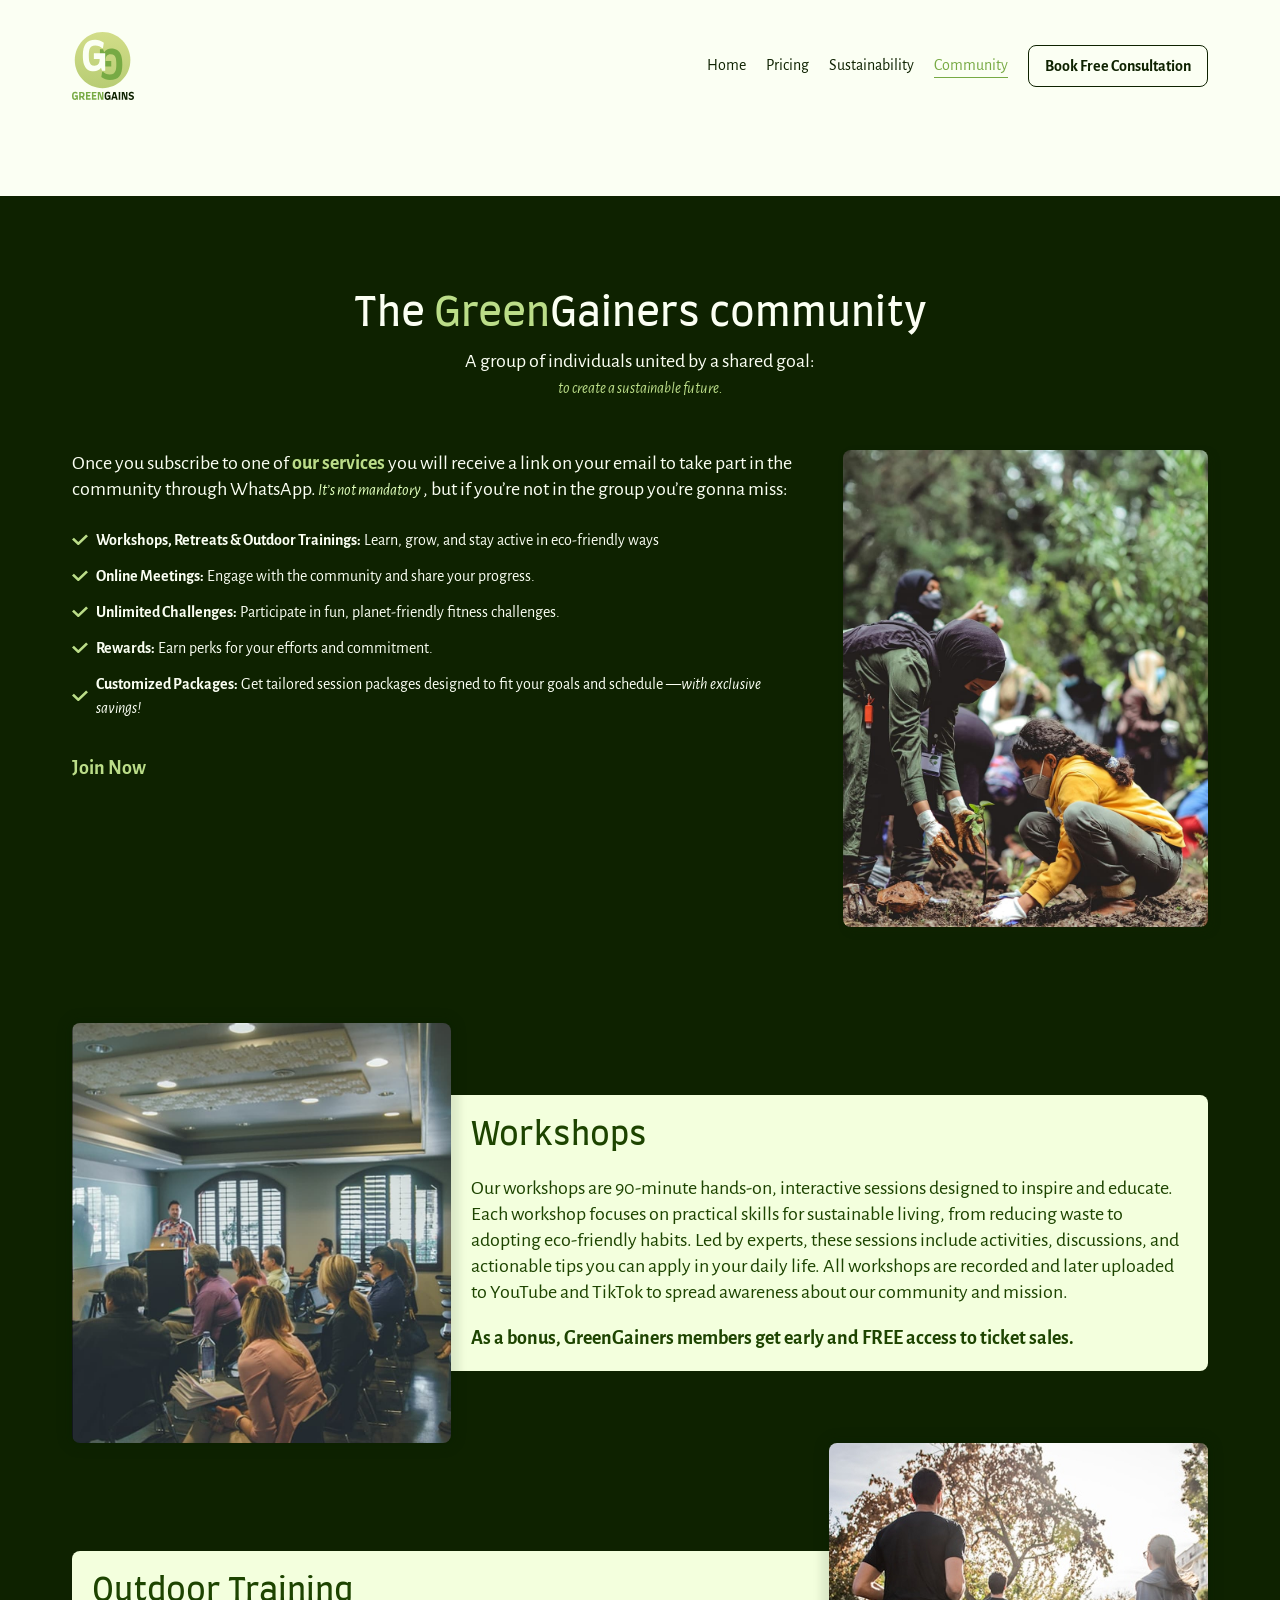
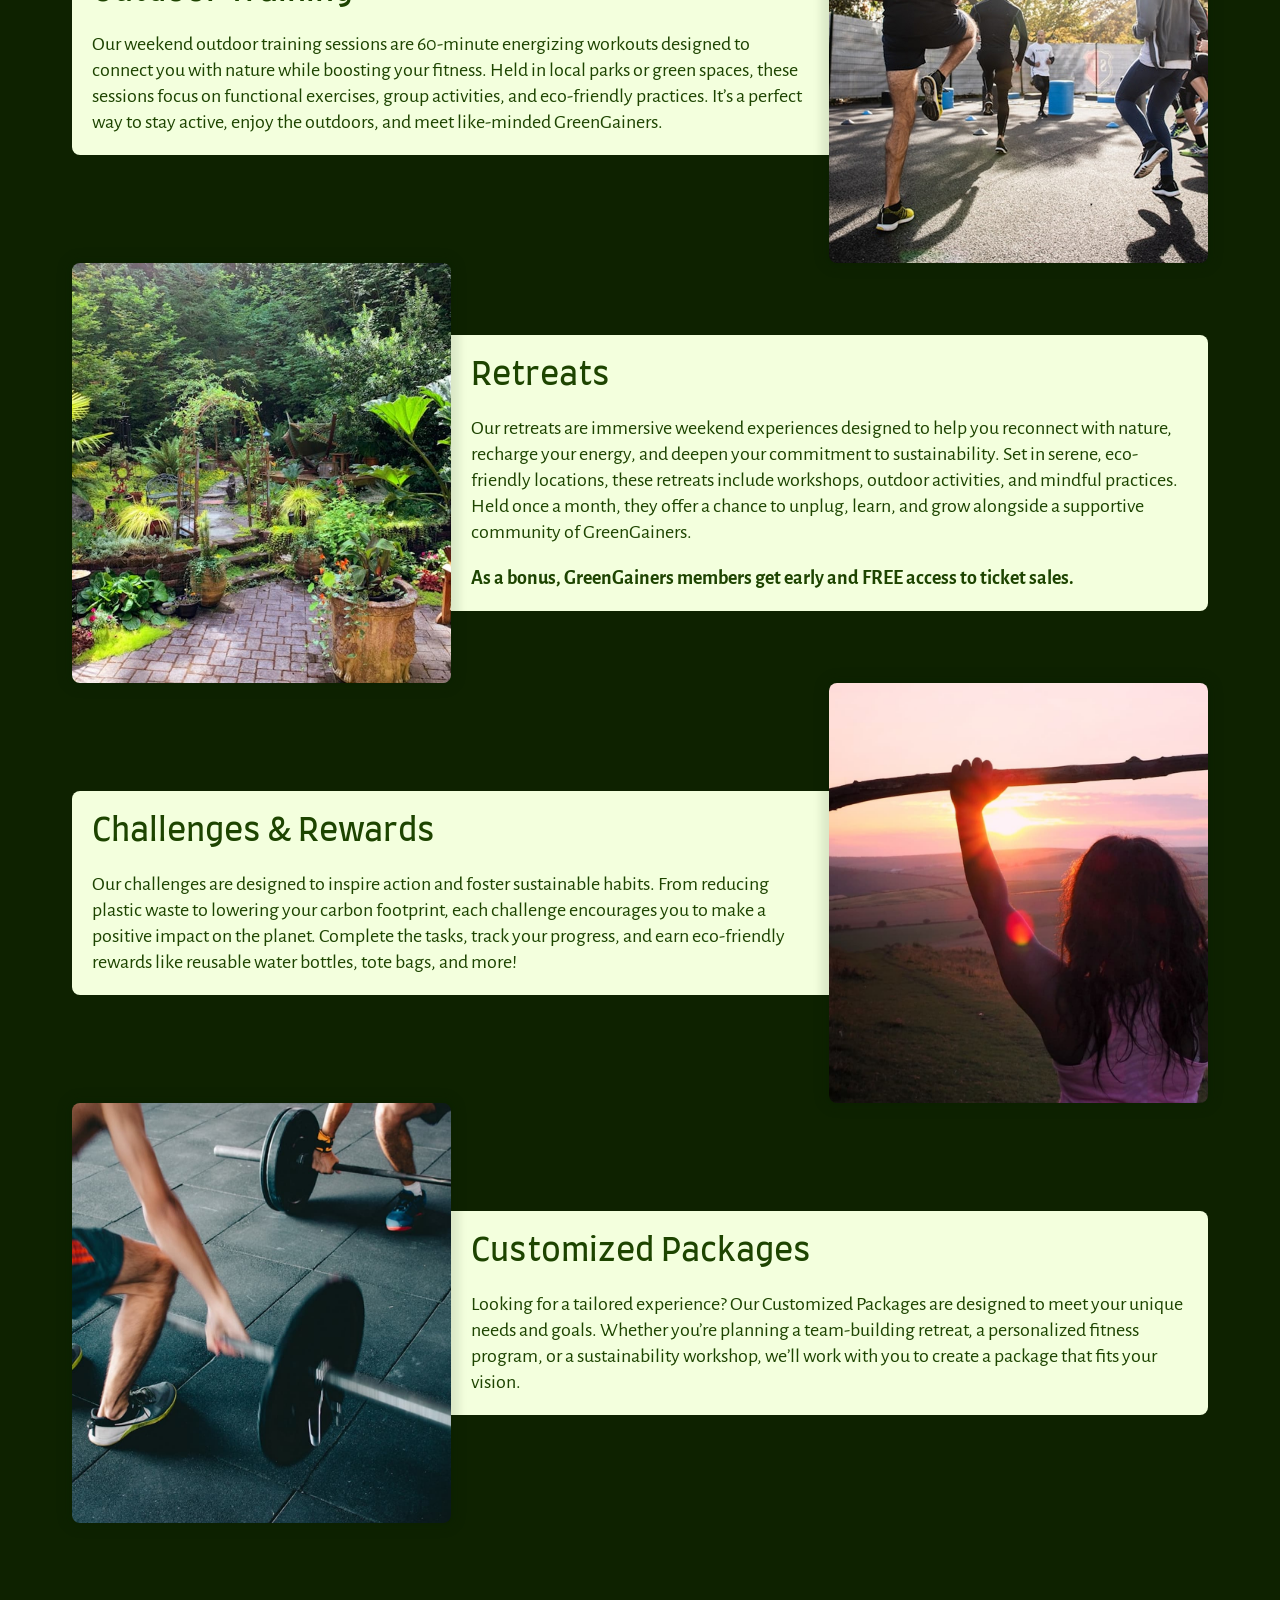
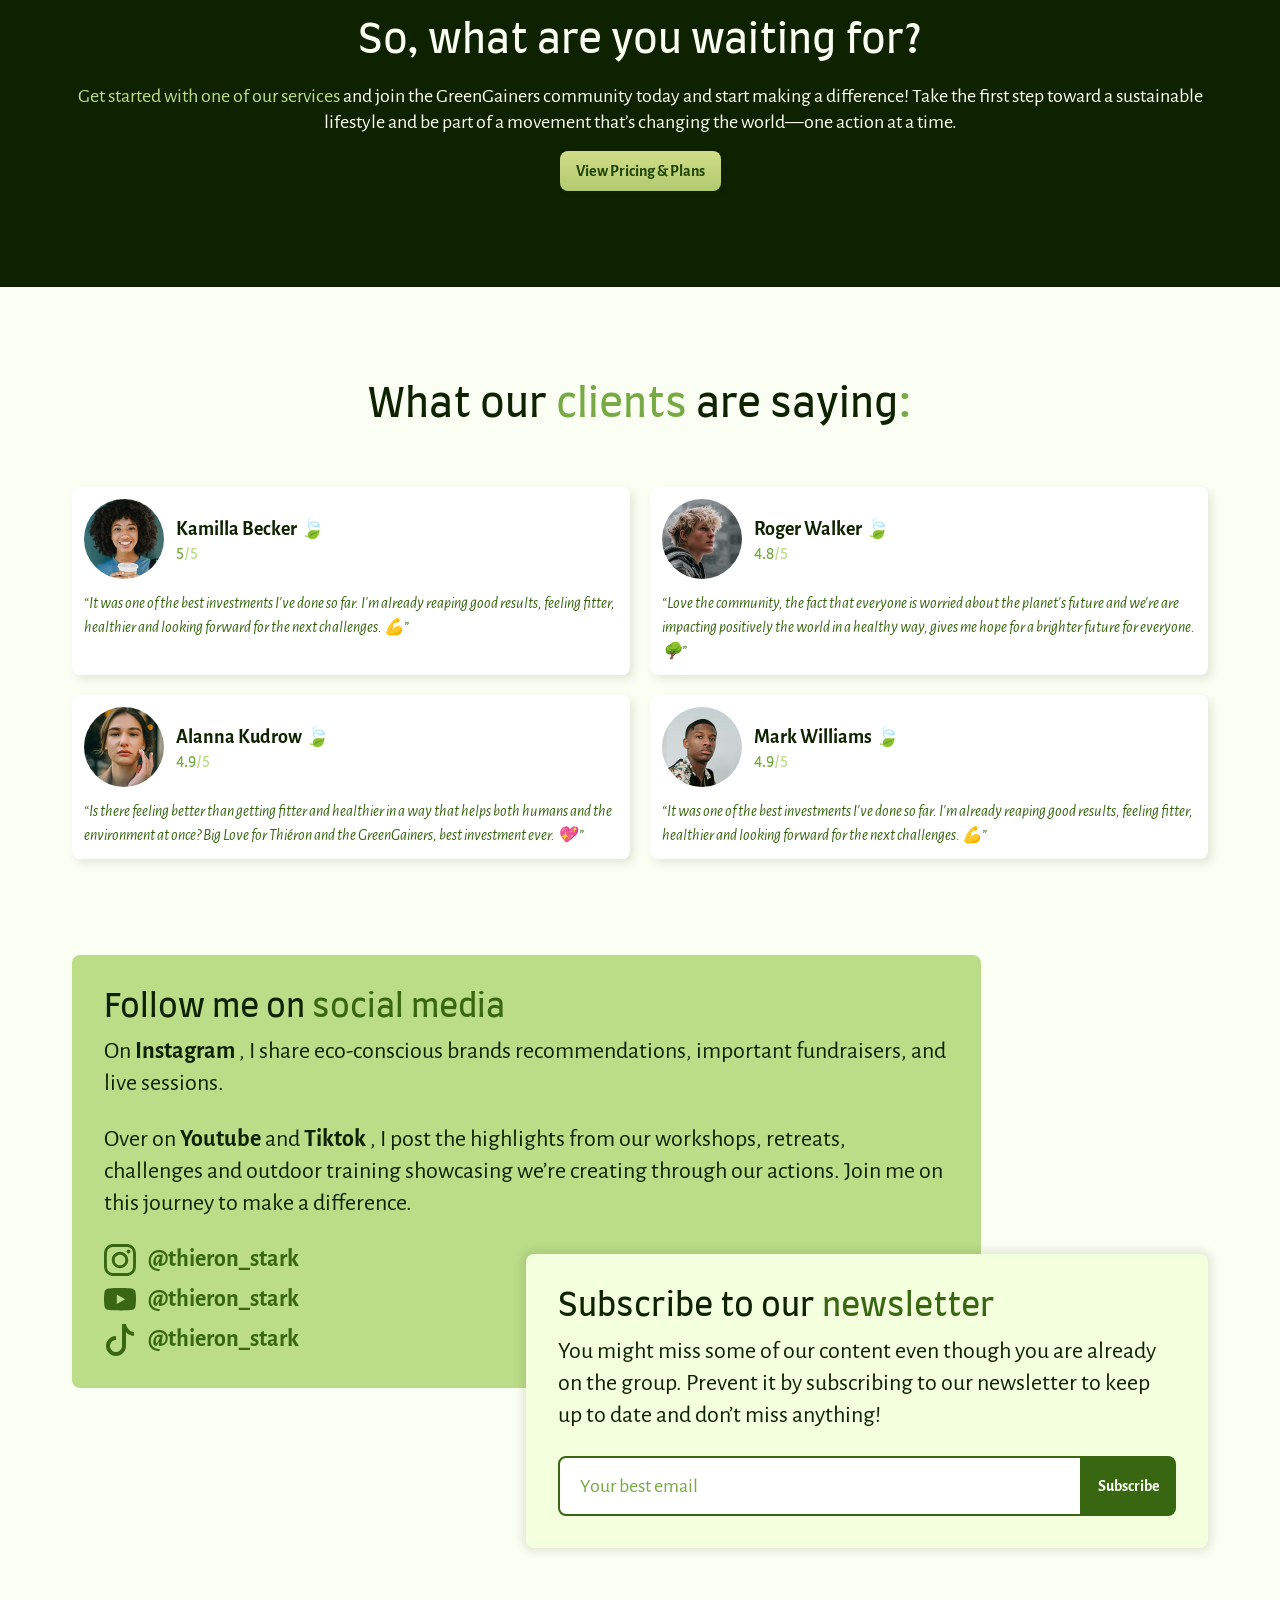
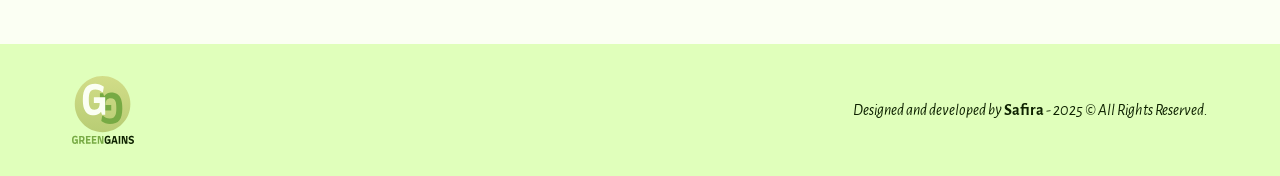
<file: community.html>
<!DOCTYPE html>
<html lang="en">

<head>
  <meta charset="UTF-8">
  <meta name="viewport" content="width=device-width, initial-scale=1.0">
  <meta name="description" content="Check out the GreenGainer community, a like-minded people united for a better planet.">
  <title>Thiéron | Community</title>
  <link rel="shortcut icon" href="favicon.svg" type="image/x-icon">
  <link rel="stylesheet" href="./css/style.css">
  <link rel="preload" href="./css/style.css" as="style">
  <link rel="preconnect" href="https://fonts.googleapis.com">
  <link rel="preconnect" href="https://fonts.gstatic.com" crossorigin>
  <link href="https://fonts.googleapis.com/css2?family=Alegreya+Sans:ital,wght@0,400;0,700;1,400&family=Farro:wght@700&display=swap" rel="stylesheet">

  <script>document.documentElement.classList.add("js")</script>

</head>

<body id="community">
  <header class="header container container--sm inline--gap">
    <a href="./"><img width="62" height="68" src="./img/logo.svg" alt="GreenGains' Logo"></a>
    <nav class="header__nav" aria-label="primary" data-nav="hamburger">
      <ul class="header__menu title--md" data-menu="hamburger">
        <li><a class="header__link btn--text" data-nav="link" href="./">Home</a></li>
        <li><a class="header__link btn--text" data-nav="link" href="./pricing.html">Pricing</a></li>
        <li><a class="header__link btn--text" data-nav="link" href="./sustainability.html">Sustainability</a></li>
        <li><a class="header__link btn--text" data-nav="link" href="./community.html">Community</a></li>
        <li><a class="btn btn--outlined" data-nav="link" href="./booking.html">Book Free Consultation</a></li>
      </ul>
    </nav>
    <a href="./" class="header__hamburger" aria-label="Menu hamburger" data-icon="hamburger">
      <span></span>
      <span></span>
      <span></span>
    </a>
  </header>

  <main class="community--bg section--gap">
    <div class="community container container--sm inline--gap p--10">
      <h2 class="community__headline display--md">The <span class="p">Green</span>Gainers community</h2>
      <p class="community__subheadline body--md">A group of individuals united by a shared goal:<br><span class="title--md-i p">to create a sustainable future.</span></p>
      <div class="community__content">
        <div class="community__info">
          <p class="body--md">Once you subscribe to one of <a class="btn--text body--md-b p" href="./pricing.html">our services</a> you will receive a link on your email to take part in the community through WhatsApp.<span class="title--md-i p--30"> It’s not mandatory </span>, but if you’re not in the group you’re gonna miss: </p>
          <ul class="community__list title--md">
            <li class="community__item">
              <p><span class="title--md-b">Workshops, Retreats & Outdoor Trainings:</span> Learn, grow, and stay active in eco-friendly ways</p>
            </li>
            <li class="community__item">
              <p><span class="title--md-b">Online Meetings:</span> Engage with the community and share your progress.</p>
            </li>
            <li class="community__item">
              <p><span class="title--md-b">Unlimited Challenges:</span> Participate in fun, planet-friendly fitness challenges.</p>
            </li>
            <li class="community__item">
              <p><span class="title--md-b">Rewards:</span> Earn perks for your efforts and commitment.</p>
            </li>
            <li class=" community__item">
              <p><span class="title--md-b">Customized Packages:</span> Get tailored session packages designed to fit your goals and schedule <span class="title--md-i">—with exclusive savings!</span></p>
            </li>
          </ul>
          <a class="btn--text title--lg-b p" href="./pricing.html">Join Now</a>
        </div>
        <picture class="community__img">
          <img width="920" height="1200" src="./img/photos/community.jpg" alt="Community photo">
        </picture>
        <ul class="community__services">
          <li class="community__service">
            <picture class="community__serviceImg">
              <img width="1002" height="1120" src="./img/lists/workshops.jpg" alt="Workshop photo">
            </picture>
            <div class="community__serviceInfo body--md">
              <h3 class="headline--lg">Workshops</h3>
              <p>Our workshops are 90-minute hands-on, interactive sessions designed to inspire and educate. Each workshop focuses on practical skills for sustainable living, from reducing waste to adopting eco-friendly habits. Led by experts, these sessions include activities, discussions, and actionable tips you can apply in your daily life. All workshops are recorded and later uploaded to YouTube and TikTok to spread awareness about our community and mission. </p>
              <p class="body--md-b">As a bonus, GreenGainers members get early and FREE access to ticket sales.</p>
            </div>
          </li>

          <li class="community__service">
            <div class="community__serviceInfo body--md">
              <h3 class="headline--lg">Outdoor Training</h3>
              <p>Our weekend outdoor training sessions are 60-minute energizing workouts designed to connect you with nature while boosting your fitness. Held in local parks or green spaces, these sessions focus on functional exercises, group activities, and eco-friendly practices. It’s a perfect way to stay active, enjoy the outdoors, and meet like-minded GreenGainers. </p>
            </div>
            <picture class="community__serviceImg">
              <img width="840" height="840" src="./img/cards/outdoor.jpg" alt="Outdoor training photo">
            </picture>
          </li>

          <li class="community__service">
            <picture class="community__serviceImg">
              <img width="1002" height="1120" src="./img/cards/retreats.jpg" alt="Retreats photo">
            </picture>
            <div class="community__serviceInfo body--md">
              <h3 class="headline--lg">Retreats</h3>
              <p>Our retreats are immersive weekend experiences designed to help you reconnect with nature, recharge your energy, and deepen your commitment to sustainability. Set in serene, eco-friendly locations, these retreats include workshops, outdoor activities, and mindful practices. Held once a month, they offer a chance to unplug, learn, and grow alongside a supportive community of GreenGainers. </p>
              <p class="body--md-b">As a bonus, GreenGainers members get early and FREE access to ticket sales.</p>
            </div>
          </li>

          <li class="community__service">
            <div class="community__serviceInfo body--md">
              <h3 class="headline--lg">Challenges & Rewards</h3>
              <p>Our challenges are designed to inspire action and foster sustainable habits. From reducing plastic waste to lowering your carbon footprint, each challenge encourages you to make a positive impact on the planet. Complete the tasks, track your progress, and earn eco-friendly rewards like reusable water bottles, tote bags, and more! </p>
            </div>
            <picture class="community__serviceImg">
              <img width="1002" height="1120" src="./img/lists/rewards.jpg" alt="Photo of a woman winning a challenge">
            </picture>
          </li>

          <li class="community__service">
            <picture class="community__serviceImg">
              <img width="1002" height="1120" src="./img/lists/customize.jpg" alt="Photo of a Man Exercising">
            </picture>
            <div class="community__serviceInfo body--md">
              <h3 class="headline--lg">Customized Packages</h3>
              <p>Looking for a tailored experience? Our Customized Packages are designed to meet your unique needs and goals. Whether you’re planning a team-building retreat, a personalized fitness program, or a sustainability workshop, we’ll work with you to create a package that fits your vision.</p>
            </div>
          </li>
        </ul>
        <div class="community__extra">
          <h3 class="display--md">So, what are you waiting for?</h3>
          <p class="body--md"><span class="btn--text">Get started with one of our services </span> and join the GreenGainers community today and start making a difference! Take the first step toward a sustainable lifestyle and be part of a movement that’s changing the world—one action at a time.</p>
          <a href="./pricing.html" class="btn btn--filled btn--elevated">View Pricing & Plans</a>
        </div>
      </div>
    </div>
  </main>

  <section class=" testimonials container container--sm section--gap inline--gap p--70" aria-labelledby="testimonials">
    <h2 id="testimonials" class="testimonials__title display--md">What our <span class="p--40">clients</span> are saying<span class="p--40">:</span></h2>
    <ul class="testimonials__list">
      <li class="testimonials__item">
        <div class="testimonials__profile">
          <img width="160" height="160" class="testimonials__pfp" src="./img/pfp/kamilla.jpg" alt="Client's profile picture">
          <div>
            <h3 class="title--lg-b">Kamilla Becker 🍃</h3>
            <span class="label--lg p"><span class="p--40">5</span>/5</span>
          </div>
        </div>
        <p class="title--md-i p--50">“It was one of the best investments I've done so far. I'm already reaping good results, feeling fitter, healthier and looking forward for the next challenges. 💪”</p>
      </li>
      <li class="testimonials__item">
        <div class="testimonials__profile">
          <img width="160" height="160" class="testimonials__pfp" src="./img/pfp/roger.jpg" alt="Client's profile picture">
          <div>
            <h3 class="title--lg-b">Roger Walker 🍃</h3>
            <span class="label--lg p"><span class="p--40">4.8</span>/5</span>
          </div>
        </div>
        <p class="title--md-i p--50">“Love the community, the fact that everyone is worried about the planet's future and we're are impacting positively the world in a healthy way, gives me hope for a brighter future for everyone.🌳”</p>
      </li>
      <li class="testimonials__item">
        <div class="testimonials__profile">
          <img width="160" height="160" class="testimonials__pfp" src="./img/pfp/alanna.jpg" alt="Client's profile picture">
          <div>
            <h3 class="title--lg-b">Alanna Kudrow 🍃</h3>
            <span class="label--lg p"><span class="p--40">4.9</span>/5</span>
          </div>
        </div>
        <p class="title--md-i p--50">“Is there feeling better than getting fitter and healthier in a way that helps both humans and the environment at once? Big Love for Thiéron and the GreenGainers, best investment ever. 💖 ”</p>
      </li>
      <li class="testimonials__item">
        <div class="testimonials__profile">
          <img width="160" height="160" class="testimonials__pfp" src="./img/pfp/mark.jpg" alt="Client's profile picture">
          <div>
            <h3 class="title--lg-b">Mark Williams 🍃</h3>
            <span class="label--lg p"><span class="p--40">4.9</span>/5</span>
          </div>
        </div>
        <p class="title--md-i p--50">“It was one of the best investments I've done so far. I'm already reaping good results, feeling fitter, healthier and looking forward for the next challenges. 💪”</p>
      </li>
    </ul>
  </section>

  <article class="socialNewsletter container container--sm section--gap inline--gap" aria-label="Social media and newsletter">
    <div class="social--bg p--70" aria-labelledby="social">
      <h2 class="social__headline headline--lg " id="social">Follow me on <span class="p--50">social media</span></h2>
      <p class="social__text body--lg">On <span class="body--lg-b">Instagram</span> , I share eco-conscious brands recommendations, important fundraisers, and live sessions.</p>
      <p class="social__text body--lg">Over on <span class="body--lg-b">Youtube</span> and <span class="body--lg-b">Tiktok</span> , I post the highlights from our workshops, retreats, challenges and outdoor training showcasing we’re creating through our actions. Join me on this journey to make a difference.</p>
      <ul class="social__list">
        <li class="social__item">
          <a class="social__link btn--text body--lg-b" href="./">
            <img width="32" height="32" src="./img/icons/instagram.svg" alt="">
            <span>@thieron_stark</span>
          </a>
        </li>
        <li class="social__item">
          <a class="social__link btn--text body--lg-b" href="./">
            <img width="32" height="32" src="./img/icons/youtube.svg" alt="">
            <span>@thieron_stark</span>
          </a>
        </li>
        <li class="social__item">
          <a class="social__link btn--text body--lg-b" href="./">
            <img width="32" height="32" src="./img/icons/tiktok.svg" alt="">
            <span>@thieron_stark</span>
          </a>
        </li>
      </ul>
    </div>
    <div class="newsletter--bg p--70" aria-labelledby="newsletter">
      <h2 class="newsletter__headline headline--lg" id="newsletter">Subscribe to our <span class="p--50">newsletter</span></h2>
      <p class="newsletter__text body--lg">You might miss some of our content even though you are already on the group. Prevent it by subscribing to our newsletter to keep up to date and don’t miss anything!</p>
      <form class="newsletter__form" action="./community.html">
        <input class="newsletter__input title--lg-b p--50" type="email" name="" id="" placeholder="Your best email">
        <button class="btn btn--filled newsletter__btn">Subscribe</button>
      </form>
    </div>
  </article>

  <footer class="footer--bg p section--gap">
    <div class="footer container container--sm inline--gap">
      <a href="./"><img width="62" height="68" src="./img/logo.svg" alt="GreenGains' Logo"></a>
      <p class="footer__text title--md-i p--70">Designed and developed by <a href="./ " class="title--md-b">Safira</a> - 2025 © All Rights Reserved.</p>
    </div>
  </footer>

  <script type="module" src="js/script.js"></script>
</body>

</html>
</file>
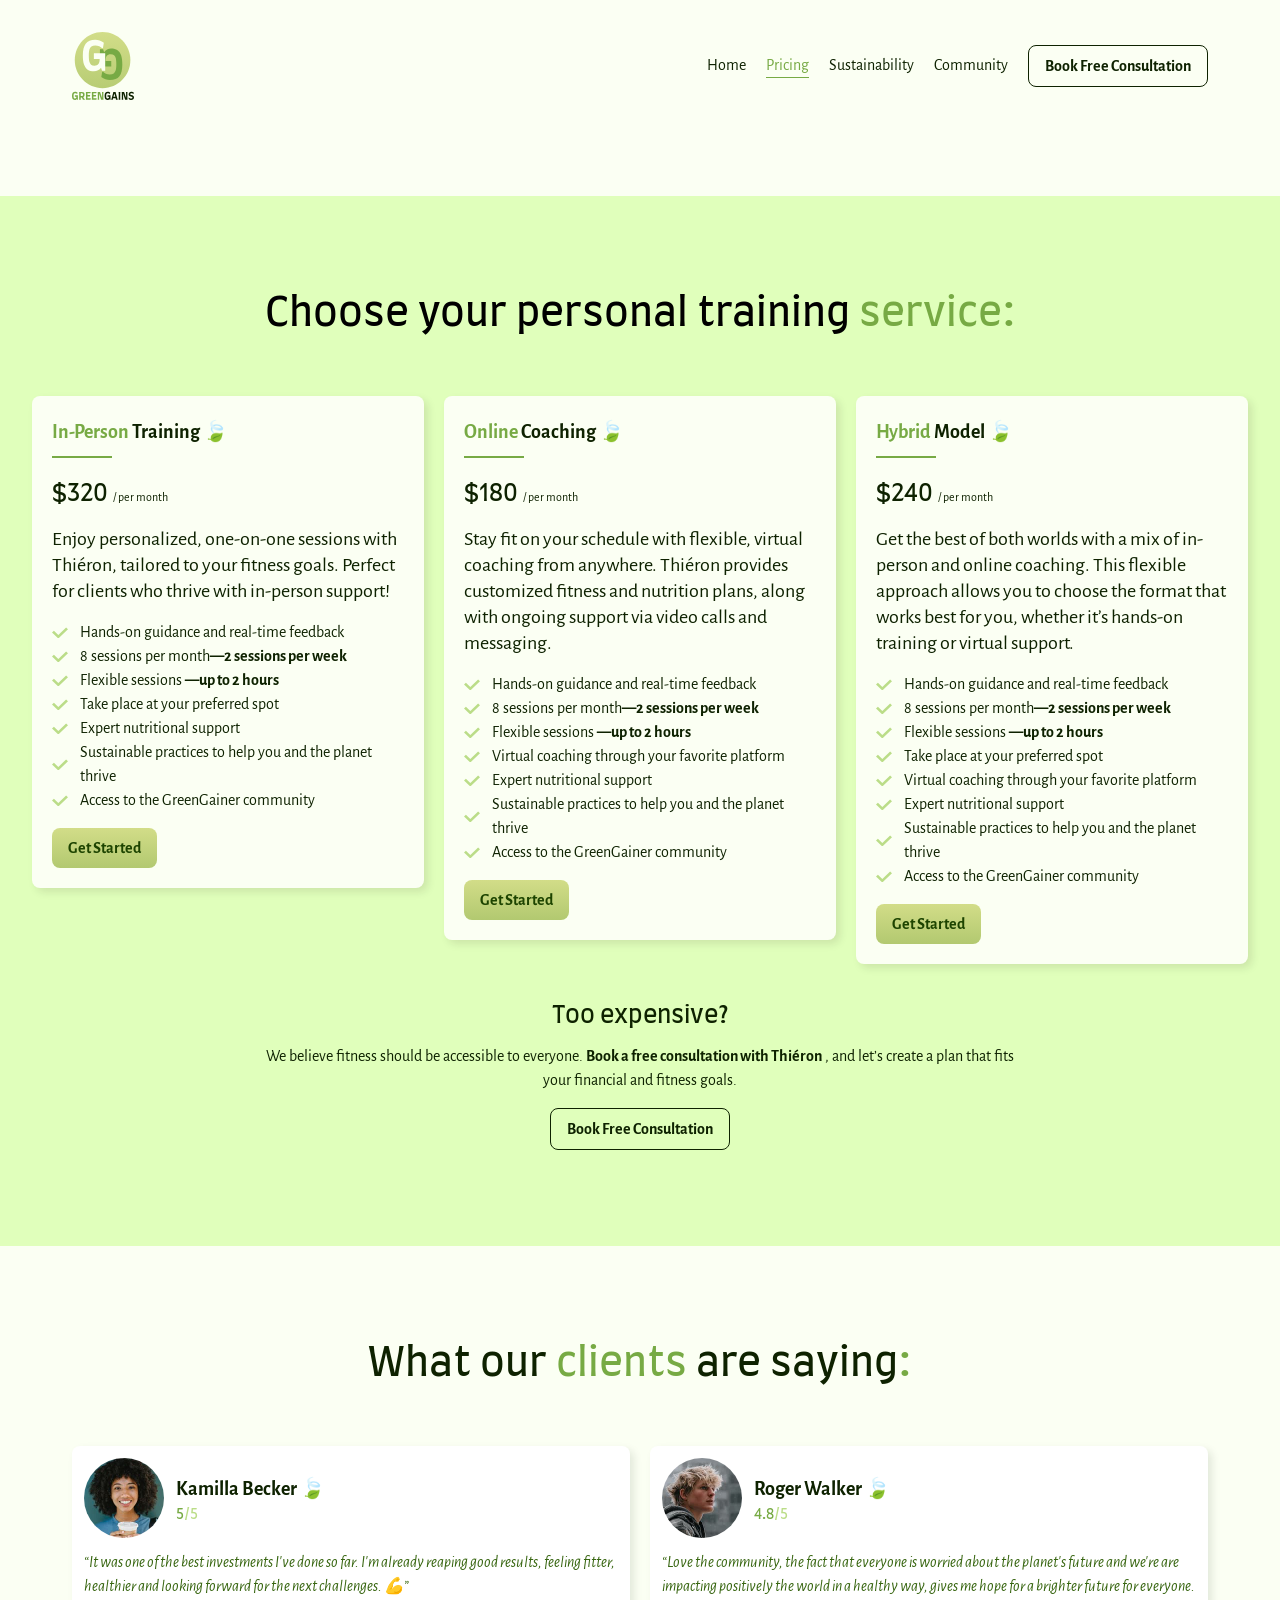
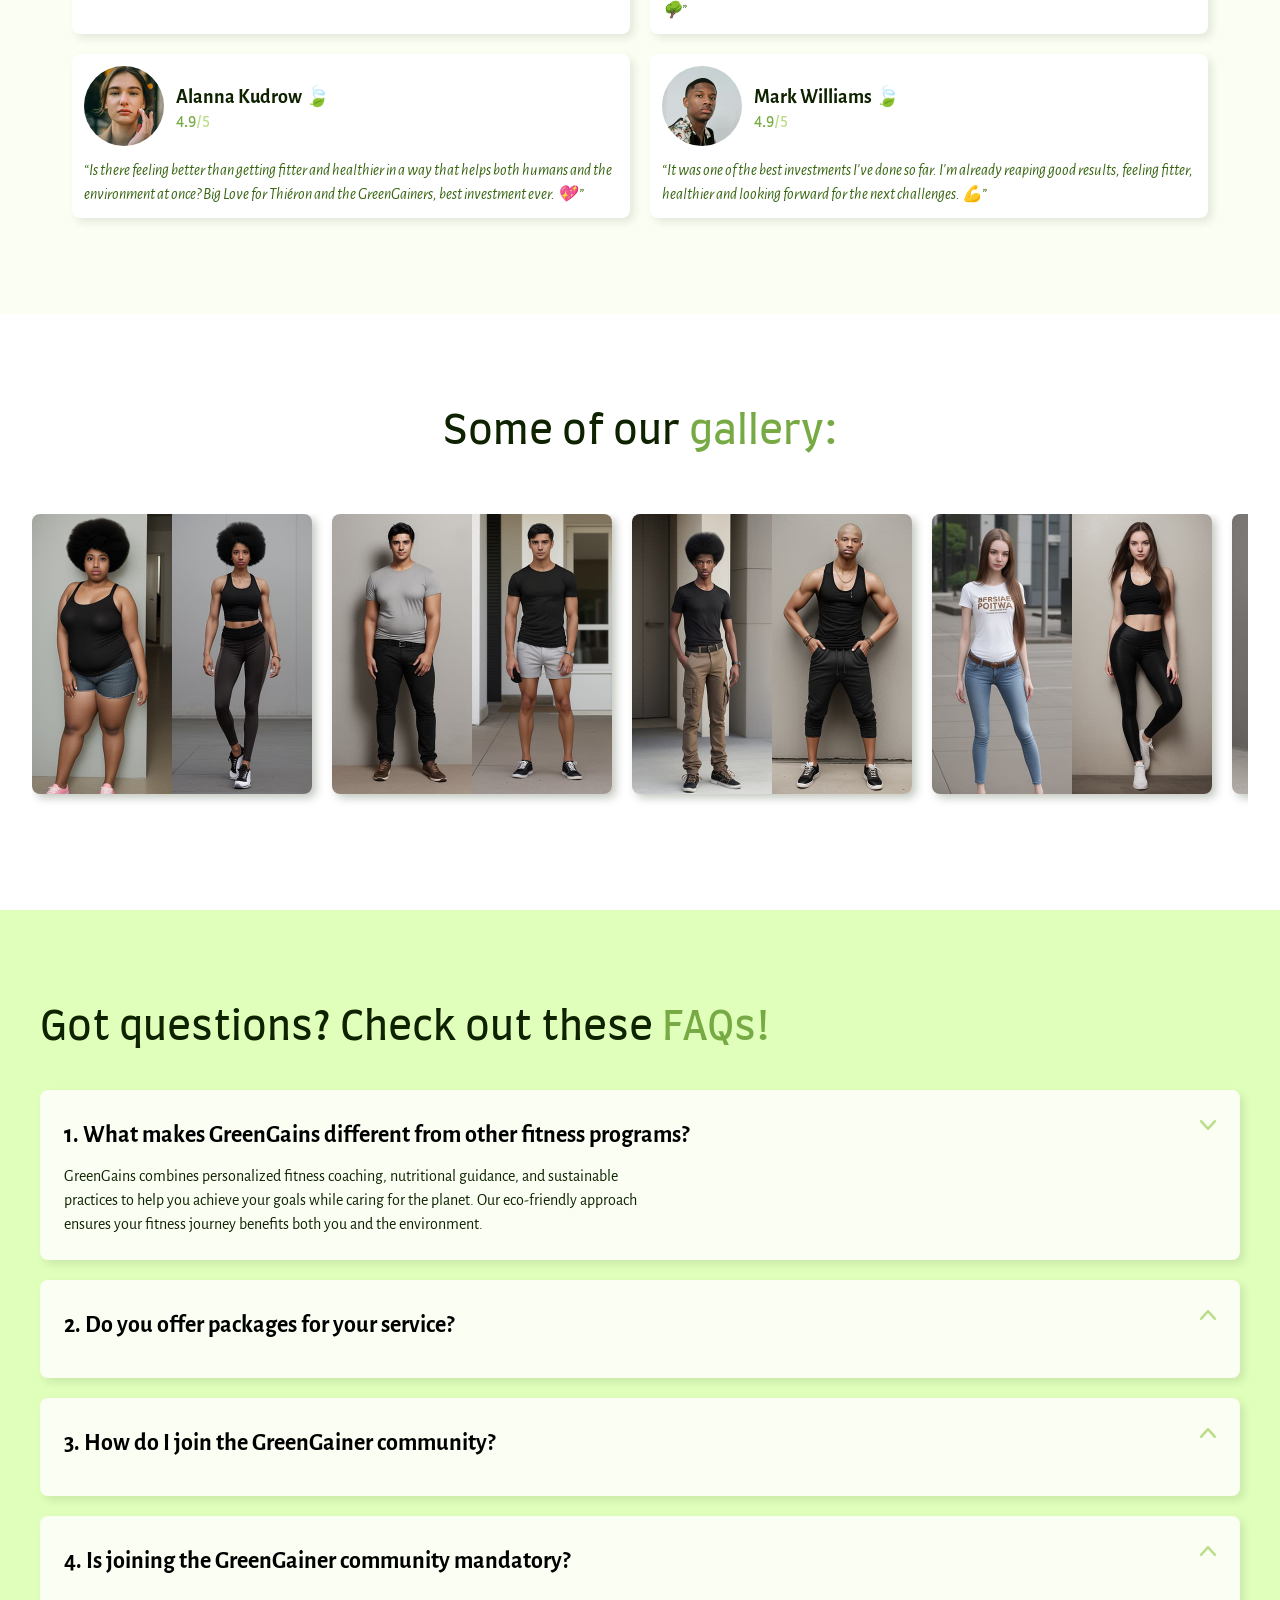
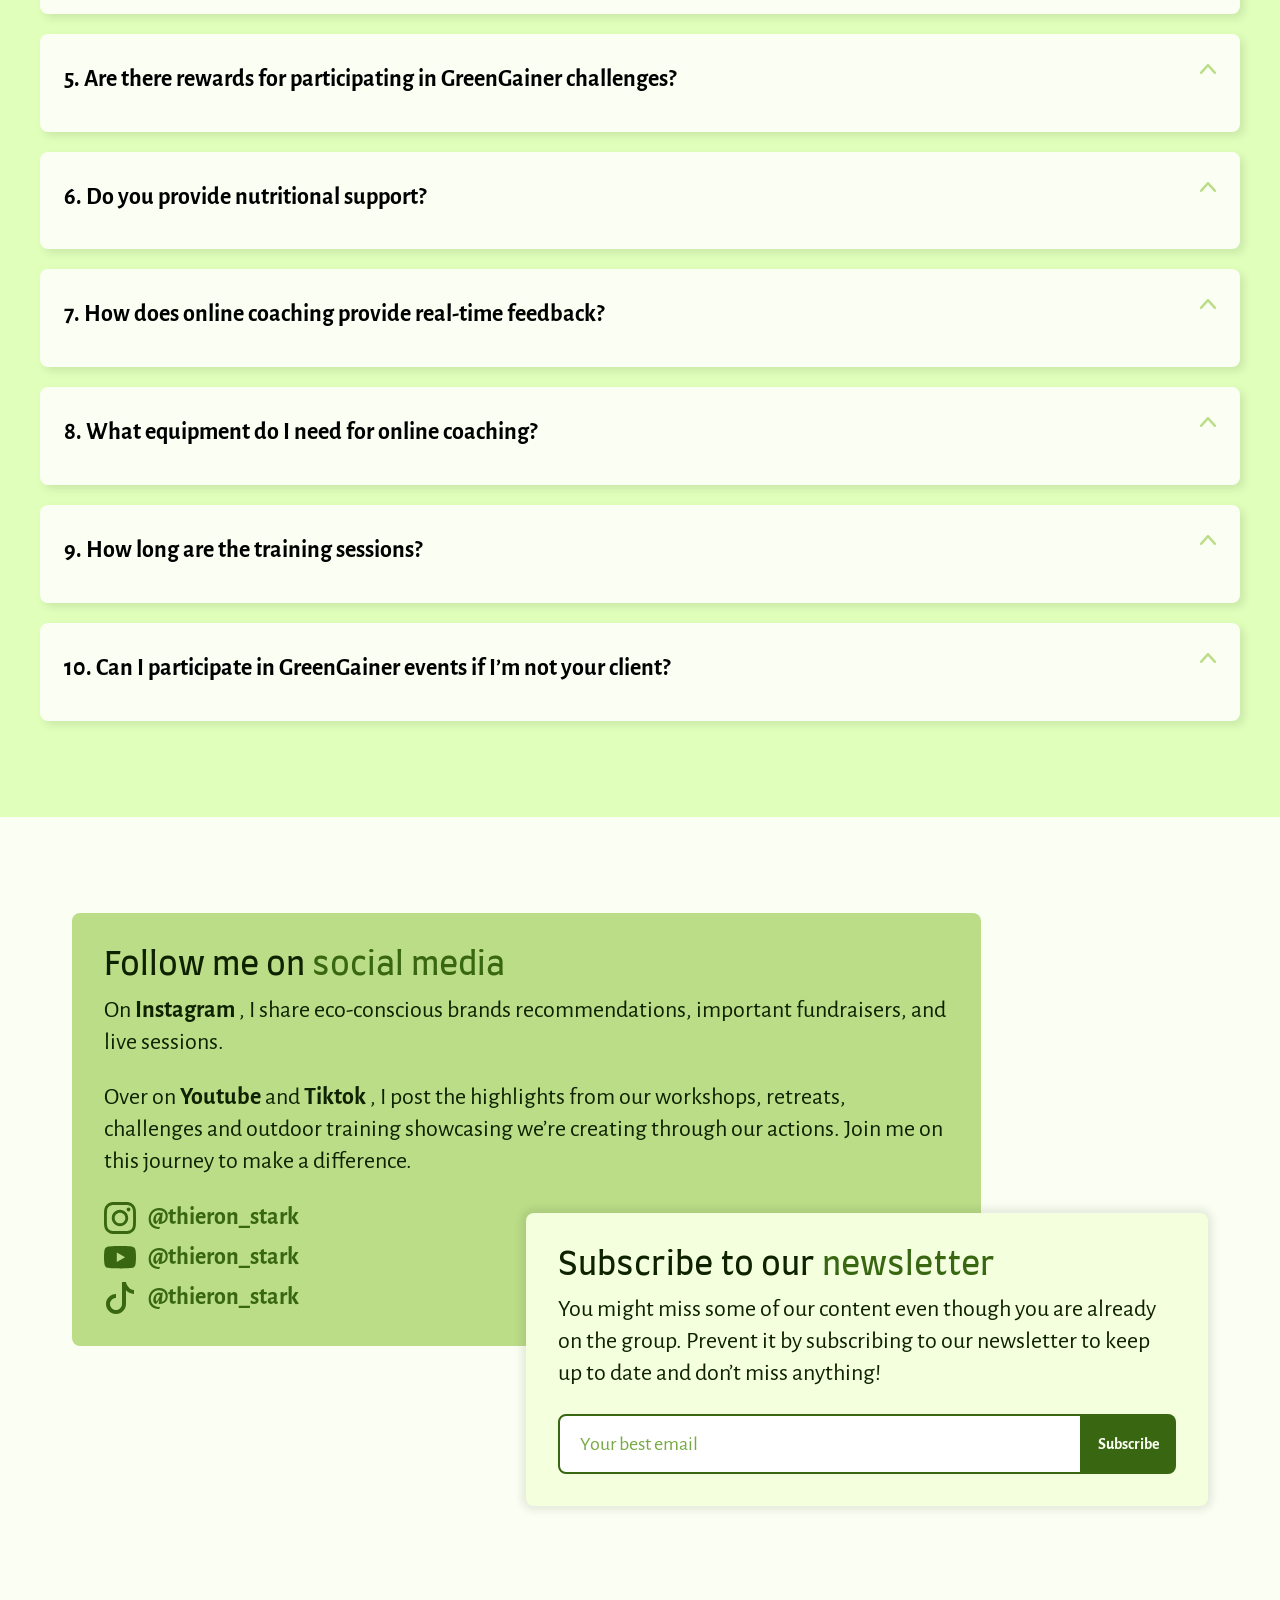
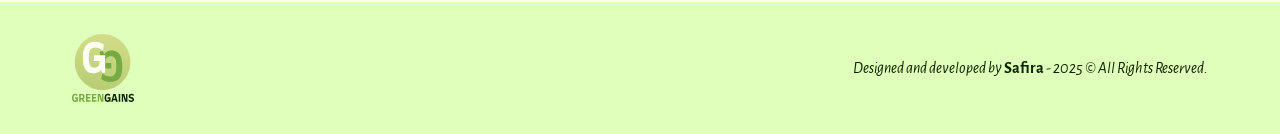
<file: pricing.html>
<!DOCTYPE html>
<html lang="en">

<head>
  <meta charset="UTF-8">
  <meta name="viewport" content="width=device-width, initial-scale=1.0">
  <meta name="description" content="Check out the GreenGains' pricing and plans ">
  <title>Thiéron | Pricing</title>
  <link rel="shortcut icon" href="favicon.svg" type="image/x-icon">
  <link rel="stylesheet" href="./css/style.css">
  <link rel="preload" href="./css/style.css" as="style">
  <link rel="preconnect" href="https://fonts.googleapis.com">
  <link rel="preconnect" href="https://fonts.gstatic.com" crossorigin>
  <link href="https://fonts.googleapis.com/css2?family=Alegreya+Sans:ital,wght@0,400;0,700;1,400&family=Farro:wght@700&display=swap" rel="stylesheet">

  <script>document.documentElement.classList.add("js")</script>

</head>

<body>
  <header class="header container container--sm inline--gap">
    <a href="./"><img width="62" height="68" src="./img/logo.svg" alt="GreenGains' Logo"></a>
    <nav class="header__nav" aria-label="primary" data-nav="hamburger">
      <ul class="header__menu title--md" data-menu="hamburger">
        <li><a class="header__link btn--text" data-nav="link" href="./">Home</a></li>
        <li><a class="header__link btn--text" data-nav="link" href="./pricing.html">Pricing</a></li>
        <li><a class="header__link btn--text" data-nav="link" href="./sustainability.html">Sustainability</a></li>
        <li><a class="header__link btn--text" data-nav="link" href="./community.html">Community</a></li>
        <li><a class="btn btn--outlined" data-nav="link" href="./booking.html">Book Free Consultation</a></li>
      </ul>
    </nav>
    <a href="./" class="header__hamburger" aria-label="Menu hamburger" data-icon="hamburger">
      <span></span>
      <span></span>
      <span></span>
    </a>
  </header>

  <main class="plans--bg section--gap">
    <div class="plans container container--md inline--gap p-70">
      <h2 class="plans__headline display--md">Choose your personal training <span class="p--40">service:</span></h2>
      <ul class="plans__list p--70">
        <li class="plans__item">
          <h3 class="plans__name title--lg-b"><span class="p--40">In-Person </span>Training 🍃</h3>
          <span class="plans__price headline--sm">$320 <span class="label--md">/ per month</span> </span>
          <p class="plans__text body--md">Enjoy personalized, one-on-one sessions with Thiéron, tailored to your fitness goals. Perfect for clients who thrive with in-person support!</p>
          <ul class="plans__benefits title--md">
            <li>
              <p>Hands-on guidance and real-time feedback</p>
            </li>
            <li>
              <p>8 sessions per month<span class="title--md-b">—2 sessions per week </span></p>
            </li>
            <li>
              <p>Flexible sessions <span class="title--md-b">—up to 2 hours</span></p>
            </li>
            <li>
              <p>Take place at your preferred spot</p>
            </li>
            <li>
              <p>Expert nutritional support</p>
            </li>
            <li>
              <p>Sustainable practices to help you and the planet thrive</p>
            </li>
            <li>
              <p>Access to the GreenGainer community</p>
            </li>
          </ul>
          <button class="btn btn--filled">Get Started</button>
        </li>

        <li class="plans__item">
          <h3 class="plans__name title--lg-b"><span class="p--40">Online </span>Coaching 🍃</h3>
          <span class="plans__price headline--sm">$180 <span class="label--md">/ per month</span> </span>
          <p class="plans__text body--md">Stay fit on your schedule with flexible, virtual coaching from anywhere. Thiéron provides customized fitness and nutrition plans, along with ongoing support via video calls and messaging.</p>
          <ul class="plans__benefits title--md">
            <li>
              <p>Hands-on guidance and real-time feedback</p>
            </li>
            <li>
              <p>8 sessions per month<span class="title--md-b">—2 sessions per week </span></p>
            </li>
            <li>
              <p>Flexible sessions <span class="title--md-b">—up to 2 hours</span></p>
            </li>
            <li>
              <p>Virtual coaching through your favorite platform</p>
            </li>
            <li>
              <p>Expert nutritional support</p>
            </li>
            <li>
              <p>Sustainable practices to help you and the planet thrive</p>
            </li>
            <li>
              <p>Access to the GreenGainer community</p>
            </li>
          </ul>
          <button class="btn btn--filled">Get Started</button>
        </li>

        <li class="plans__item">
          <h3 class="plans__name title--lg-b"><span class="p--40">Hybrid </span>Model 🍃</h3>
          <span class="plans__price headline--sm">$240 <span class="label--md">/ per month</span> </span>
          <p class="plans__text body--md">Get the best of both worlds with a mix of in-person and online coaching. This flexible approach allows you to choose the format that works best for you, whether it’s hands-on training or virtual support.</p>
          <ul class="plans__benefits title--md">
            <li>
              <p>Hands-on guidance and real-time feedback</p>
            </li>
            <li>
              <p>8 sessions per month<span class="title--md-b">—2 sessions per week </span></p>
            </li>
            <li>
              <p>Flexible sessions <span class="title--md-b">—up to 2 hours</span></p>
            </li>
            <li>
              <p>Take place at your preferred spot</p>
            </li>
            <li>
              <p>Virtual coaching through your favorite platform</p>
            </li>
            <li>
              <p>Expert nutritional support</p>
            </li>
            <li>
              <p>Sustainable practices to help you and the planet thrive</p>
            </li>
            <li>
              <p>Access to the GreenGainer community</p>
            </li>
          </ul>
          <button class="btn btn--filled">Get Started</button>
        </li>
      </ul>

      <div class="plans__expensive p--70">
        <h3 class="headline--sm">Too expensive?</h3>
        <p class="title--md">We believe fitness should be accessible to everyone. <a class="btn--text title--md-b" href="./booking.html">Book a free consultation with Thiéron</a> , and let’s create a plan that fits your financial and fitness goals.</p>
        <a href="./booking.html" class="btn btn--outlined">Book Free Consultation</a>
      </div>
    </div>
  </main>

  <section class="testimonials container container--sm section--gap inline--gap p--70" aria-labelledby="testimonials">
    <h2 id="testimonials" class="testimonials__title display--md">What our <span class="p--40">clients</span> are saying<span class="p--40">:</span></h2>
    <ul class="testimonials__list">
      <li class="testimonials__item">
        <div class="testimonials__profile">
          <img width="160" height="160" class="testimonials__pfp" src="./img/pfp/kamilla.jpg" alt="Client's profile picture">
          <div>
            <h3 class="title--lg-b">Kamilla Becker 🍃</h3>
            <span class="label--lg p"><span class="p--40">5</span>/5</span>
          </div>
        </div>
        <p class="title--md-i p--50">“It was one of the best investments I've done so far. I'm already reaping good results, feeling fitter, healthier and looking forward for the next challenges. 💪”</p>
      </li>
      <li class="testimonials__item">
        <div class="testimonials__profile">
          <img width="160" height="160" class="testimonials__pfp" src="./img/pfp/roger.jpg" alt="Client's profile picture">
          <div>
            <h3 class="title--lg-b">Roger Walker 🍃</h3>
            <span class="label--lg p"><span class="p--40">4.8</span>/5</span>
          </div>
        </div>
        <p class="title--md-i p--50">“Love the community, the fact that everyone is worried about the planet's future and we're are impacting positively the world in a healthy way, gives me hope for a brighter future for everyone.🌳”</p>
      </li>
      <li class="testimonials__item">
        <div class="testimonials__profile">
          <img width="160" height="160" class="testimonials__pfp" src="./img/pfp/alanna.jpg" alt="Client's profile picture">
          <div>
            <h3 class="title--lg-b">Alanna Kudrow 🍃</h3>
            <span class="label--lg p"><span class="p--40">4.9</span>/5</span>
          </div>
        </div>
        <p class="title--md-i p--50">“Is there feeling better than getting fitter and healthier in a way that helps both humans and the environment at once? Big Love for Thiéron and the GreenGainers, best investment ever. 💖 ”</p>
      </li>
      <li class="testimonials__item">
        <div class="testimonials__profile">
          <img width="160" height="160" class="testimonials__pfp" src="./img/pfp/mark.jpg" alt="Client's profile picture">
          <div>
            <h3 class="title--lg-b">Mark Williams 🍃</h3>
            <span class="label--lg p"><span class="p--40">4.9</span>/5</span>
          </div>
        </div>
        <p class="title--md-i p--50">“It was one of the best investments I've done so far. I'm already reaping good results, feeling fitter, healthier and looking forward for the next challenges. 💪”</p>
      </li>
    </ul>
  </section>

  <section class="gallery--bg section--gap inline--gap" aria-labelledby="gallery">
    <div class="gallery container container--lg p--70">
      <h2 class="gallery__headline display--md" id="gallery">Some of our <span class="p--40">gallery:</span> </h2>
      <ul class="gallery__photos">
        <li>
          <img width="560" height="560" src="./img/gallery/kamilla.jpg" alt="Photo showing the before and after of a client">
        </li>
        <li>
          <img width="560" height="560" src="./img/gallery/taylor.jpg" alt="Photo showing the before and after of a client">
        </li>
        <li>
          <img width="560" height="560" src="./img/gallery/mark.jpg" alt="Photo showing the before and after of a client">
        </li>
        <li>
          <img width="560" height="560" src="./img/gallery/grace.jpg" alt="Photo showing the before and after of a client">
        </li>
        <li>
          <img width="560" height="560" src="./img/gallery/roger.jpg" alt="Photo showing the before and after of a client">
        </li>
      </ul>
    </div>
  </section>

  <section class="faq--bg section--gap inline--gap" aria-labelledby="faq">
    <div class="faq container container--sm p--70">
      <h2 class="faq__headline display--md" id="faq">Got questions? Check out these <span class="p--40">FAQs!</span> </h2>
      <dl class="body--lg-b">
        <div class="faq__question">
          <dt data-dt="accordion"><button>1. What makes GreenGains different from other fitness programs?</button></dt>
          <dd class="title--md">GreenGains combines personalized fitness coaching, nutritional guidance, and sustainable practices to help you achieve your goals while caring for the planet. Our eco-friendly approach ensures your fitness journey benefits both you and the environment.</dd>
        </div>
        <div class="faq__question">
          <dt data-dt="accordion"><button>2. Do you offer packages for your service?</button></dt>
          <dd class="title--md">Yes! As a member of the GreenGainer community, you’re eligible for custom packages tailored to your needs and goals. Whether you’re interested in 3 sessions, 6 sessions, or more, we can create a package that works for you.</dd>
        </div>
        <div class="faq__question">
          <dt data-dt="accordion"><button>3. How do I join the GreenGainer community?</button></dt>
          <dd class="title--md">Once you subscribe to one of our services, you’ll receive an email with a link to join the private GreenGainer WhatsApp group. There, you can connect with other members, participate in challenges, and enjoy exclusive benefits.</dd>
        </div>
        <div class="faq__question">
          <dt data-dt="accordion"><button>4. Is joining the GreenGainer community mandatory?</button></dt>
          <dd class="title--md">No, joining the GreenGainer community is completely optional. However, by choosing not to join, you won’t have access to exclusive benefits like: Workshops, retreats, and outdoor training events, Community challenges and rewards (e.g., discounts, eco-friendly prizes), Networking opportunities with like-minded individuals and Customized packages with savings</dd>
        </div>
        <div class="faq__question">
          <dt data-dt="accordion"><button>5. Are there rewards for participating in GreenGainer challenges?</button></dt>
          <dd class="title--md">Yes! Completing GreenGainer challenges earns you rewards like discounts on your training program, exclusive content, and eco-friendly prizes. It’s a fun way to stay motivated and make a difference.</dd>
        </div>
        <div class="faq__question">
          <dt data-dt="accordion"><button>6. Do you provide nutritional support?</button></dt>
          <dd class="title--md">Yes! As a NASM Certified Nutrition Coach, I offer customized nutrition plans tailored to your goals, whether it’s weight loss, muscle gain, or overall wellness. Plus, I incorporate sustainable eating habits to help you make eco-friendly choices.</dd>
        </div>
        <div class="faq__question">
          <dt data-dt="accordion"><button>7. How does online coaching provide real-time feedback?</button></dt>
          <dd class="title--md">Through live video sessions (e.g., Zoom or Skype), I can watch you perform exercises and provide immediate feedback on your form and technique. You can also send recorded videos for review between sessions, ensuring you stay on track and avoid injuries.</dd>
        </div>
        <div class="faq__question">
          <dt data-dt="accordion"><button>8. What equipment do I need for online coaching?</button></dt>
          <dd class="title--md">For online coaching, you’ll need basic equipment like a yoga mat, dumbbells (or household items as substitutes), and a stable internet connection. I’ll tailor workouts to the equipment you have, so you don’t need a fully equipped gym.</dd>
        </div>
        <div class="faq__question">
          <dt data-dt="accordion"><button>9. How long are the training sessions?</button></dt>
          <dd class="title--md">Each session lasts up to 2 hours, giving you plenty of time to warm up, work out, and cool down. Whether in-person or online, I’ll ensure you get the most out of every session.</dd>
        </div>
        <div class="faq__question">
          <dt data-dt="accordion"><button>10. Can I participate in GreenGainer events if I’m not your client?</button></dt>
          <dd class="title--md">Some events are exclusive to GreenGainer community members, but we also host public events like Instagram Lives, workshops, and retreats that are open to everyone. As a GreenGainer, you’ll enjoy early and FREE access to tickets for workshops and retreats. For updates on upcoming events, subscribe to our newsletter or follow us on social media.</dd>
        </div>
      </dl>
    </div>
  </section>

  <article class="socialNewsletter container container--sm section--gap inline--gap" aria-label="Social media and newsletter">
    <div class="social--bg p--70" aria-labelledby="social">
      <h2 class="social__headline headline--lg " id="social">Follow me on <span class="p--50">social media</span></h2>
      <p class="social__text body--lg">On <span class="body--lg-b">Instagram</span> , I share eco-conscious brands recommendations, important fundraisers, and live sessions.</p>
      <p class="social__text body--lg">Over on <span class="body--lg-b">Youtube</span> and <span class="body--lg-b">Tiktok</span> , I post the highlights from our workshops, retreats, challenges and outdoor training showcasing we’re creating through our actions. Join me on this journey to make a difference.</p>
      <ul class="social__list">
        <li class="social__item">
          <a class="social__link btn--text body--lg-b" href="./">
            <img width="32" height="32" src="./img/icons/instagram.svg" alt="">
            <span>@thieron_stark</span>
          </a>
        </li>
        <li class="social__item">
          <a class="social__link btn--text body--lg-b" href="./">
            <img width="32" height="32" src="./img/icons/youtube.svg" alt="">
            <span>@thieron_stark</span>
          </a>
        </li>
        <li class="social__item">
          <a class="social__link btn--text body--lg-b" href="./">
            <img width="32" height="32" src="./img/icons/tiktok.svg" alt="">
            <span>@thieron_stark</span>
          </a>
        </li>
      </ul>
    </div>
    <div class="newsletter--bg p--70" aria-labelledby="newsletter">
      <h2 class="newsletter__headline headline--lg" id="newsletter">Subscribe to our <span class="p--50">newsletter</span></h2>
      <p class="newsletter__text body--lg">You might miss some of our content even though you are already on the group. Prevent it by subscribing to our newsletter to keep up to date and don’t miss anything!</p>
      <form class="newsletter__form" action="./pricing.html">
        <input class="newsletter__input title--lg-b p--50" type="email" name="" id="" placeholder="Your best email">
        <button class="btn btn--filled newsletter__btn">Subscribe</button>
      </form>
    </div>
  </article>

  <footer class="footer--bg p section--gap">
    <div class="footer container container--sm inline--gap">
      <a href="./"><img width="62" height="68" src="./img/logo.svg" alt="GreenGains' Logo"></a>
      <p class="footer__text title--md-i p--70">Designed and developed by <a href="./ " class="title--md-b">Safira</a> - 2025 © All Rights Reserved.</p>
    </div>
  </footer>

  <script type="module" src="js/script.js"></script>
</body>

</html>
</file>
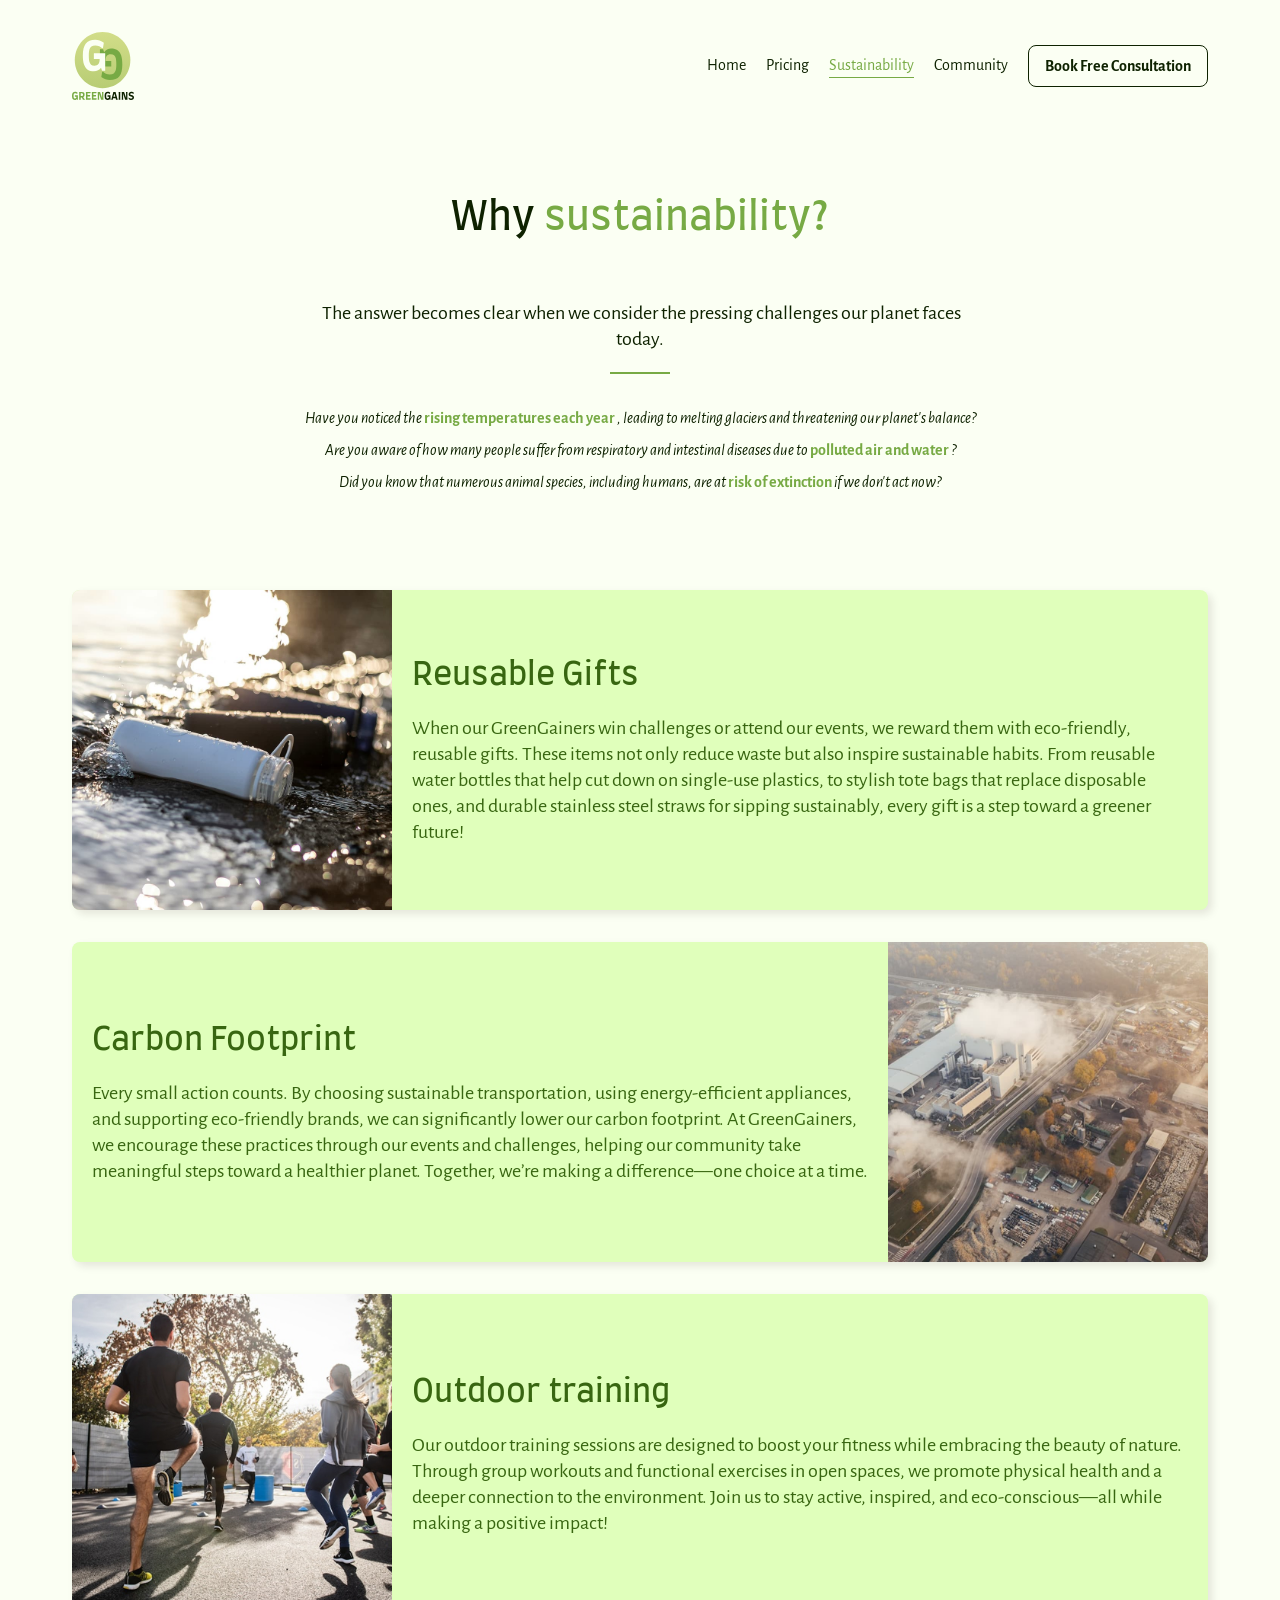
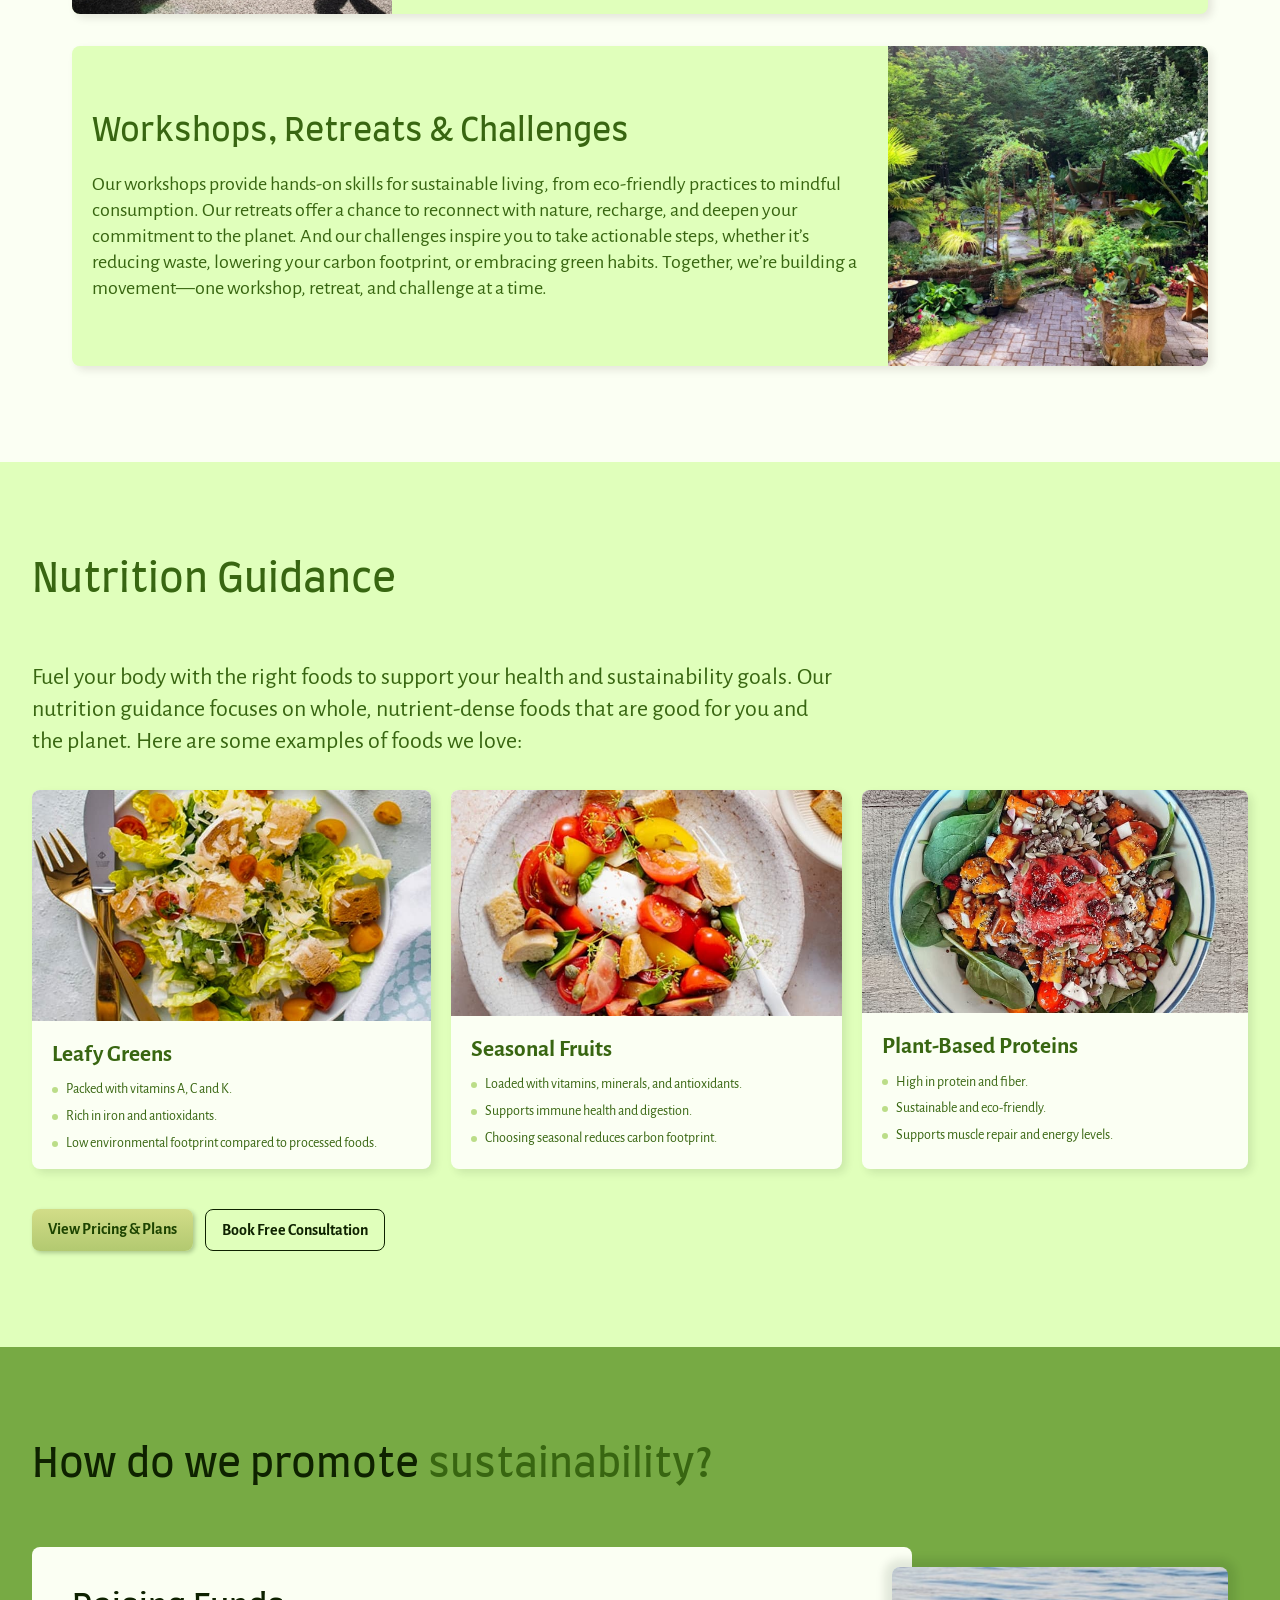
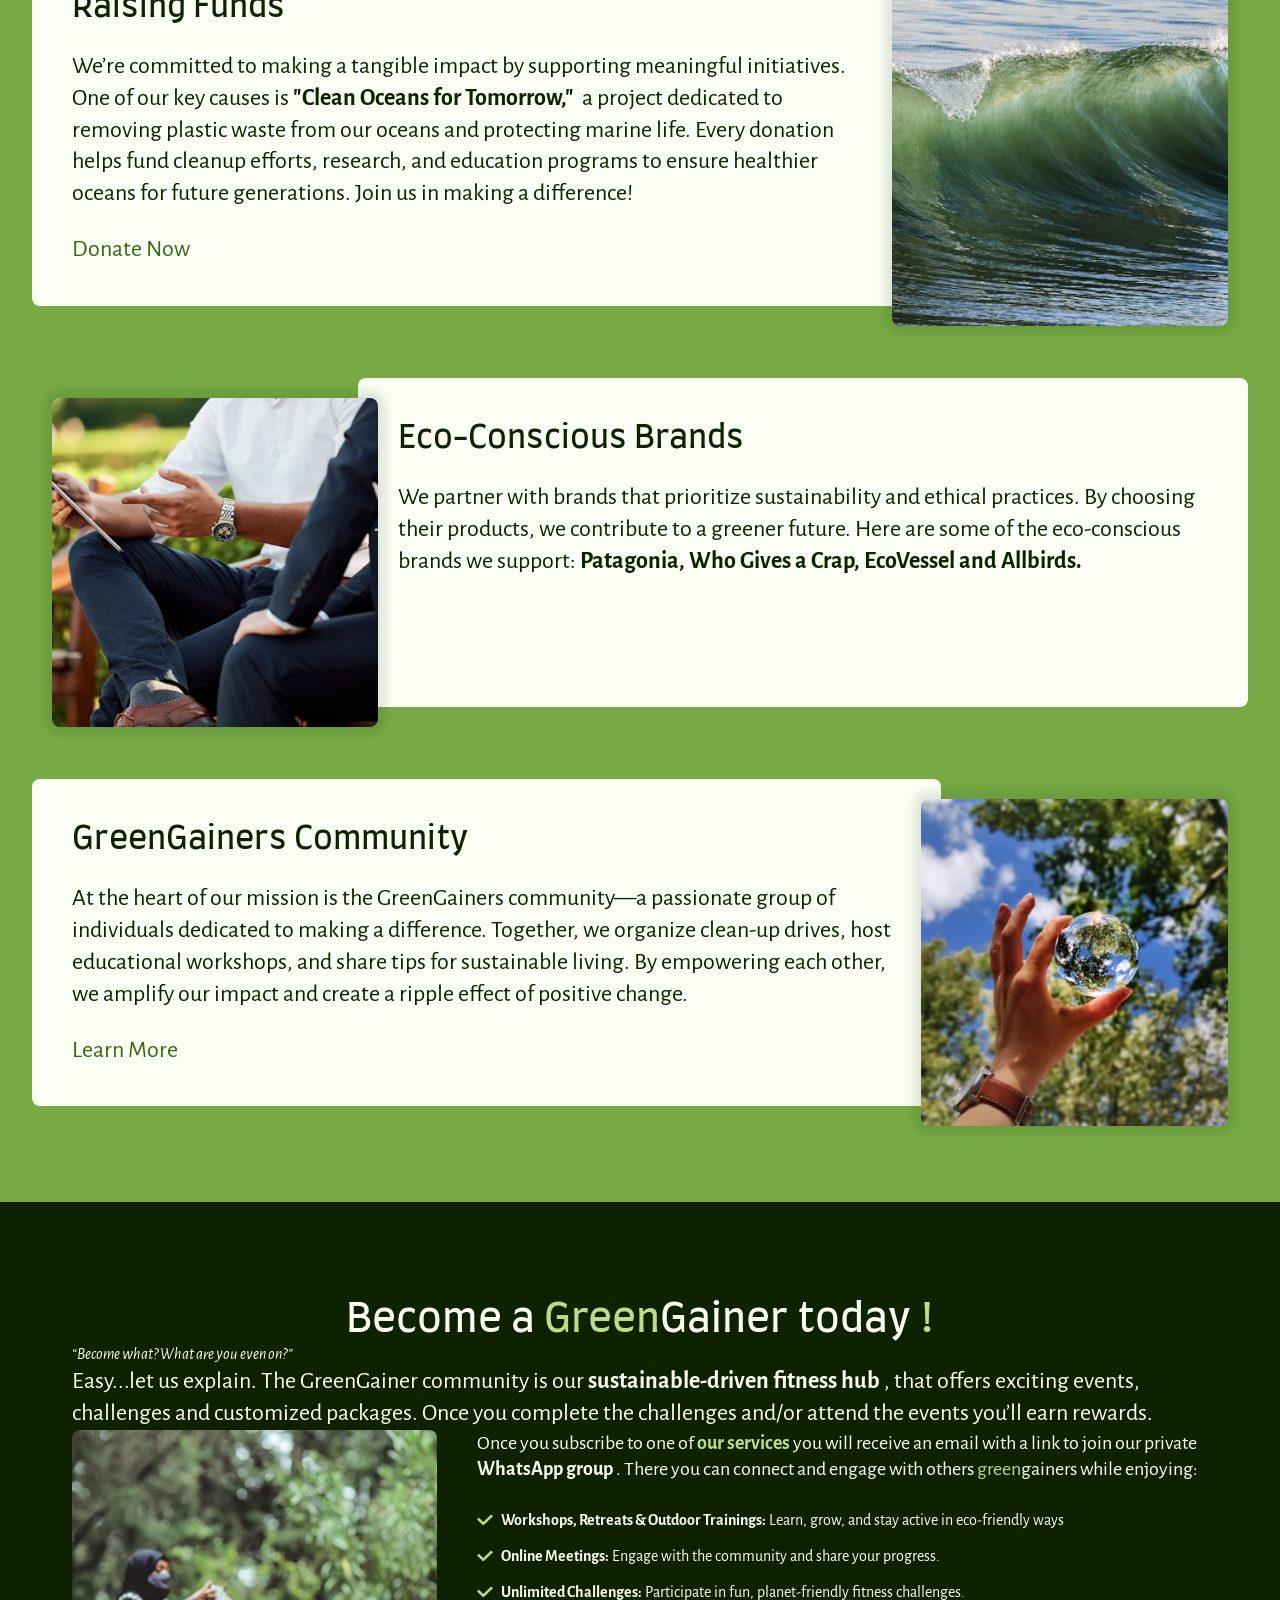
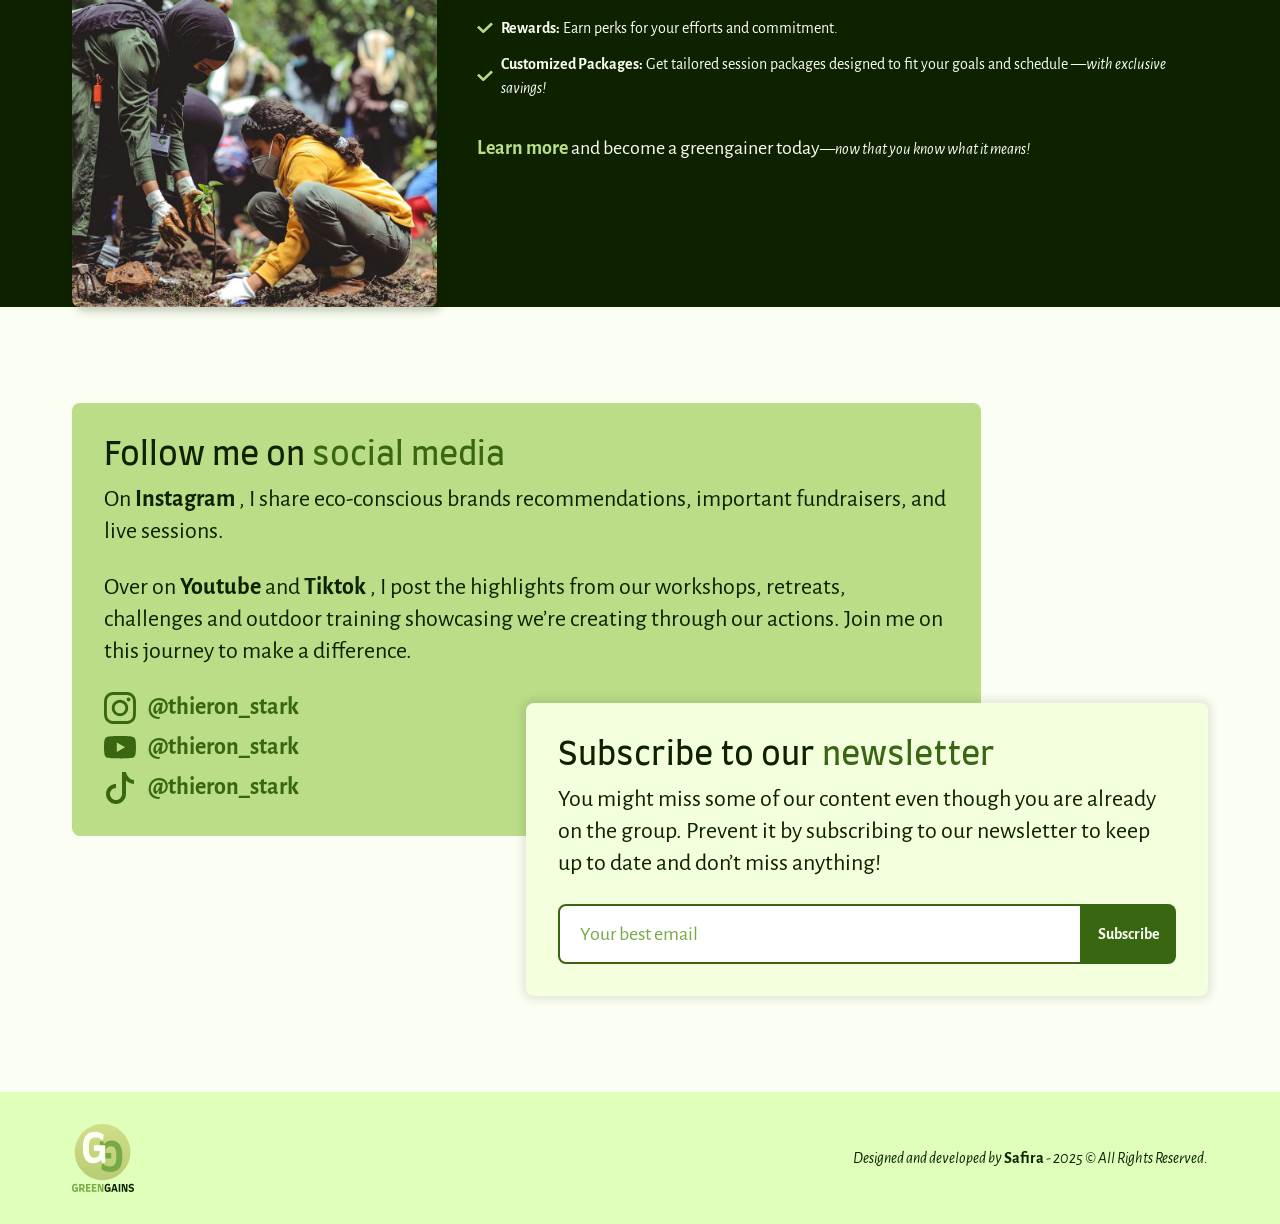
<file: sustainability.html>
<!DOCTYPE html>
<html lang="en">

<head>
  <meta charset="UTF-8">
  <meta name="viewport" content="width=device-width, initial-scale=1.0">
  <meta name="description" content="Why GreenGains care about sustainability? Check out!">
  <title>Thiéron | Sustainability</title>
  <link rel="shortcut icon" href="favicon.svg" type="image/x-icon">
  <link rel="stylesheet" href="./css/style.css">
  <link rel="preload" href="./css/style.css" as="style">
  <link rel="preconnect" href="https://fonts.googleapis.com">
  <link rel="preconnect" href="https://fonts.gstatic.com" crossorigin>
  <link href="https://fonts.googleapis.com/css2?family=Alegreya+Sans:ital,wght@0,400;0,700;1,400&family=Farro:wght@700&display=swap" rel="stylesheet">

  <script>document.documentElement.classList.add("js")</script>

</head>

<body>
  <header class="header container container--sm inline--gap">
    <a href="./"><img width="62" height="68" src="./img/logo.svg" alt="GreenGains' Logo"></a>
    <nav class="header__nav" aria-label="primary" data-nav="hamburger">
      <ul class="header__menu title--md" data-menu="hamburger">
        <li><a class="header__link btn--text" data-nav="link" href="./">Home</a></li>
        <li><a class="header__link btn--text" data-nav="link" href="./pricing.html">Pricing</a></li>
        <li><a class="header__link btn--text" data-nav="link" href="./sustainability.html">Sustainability</a></li>
        <li><a class="header__link btn--text" data-nav="link" href="./community.html">Community</a></li>
        <li><a class="btn btn--outlined" data-nav="link" href="./booking.html">Book Free Consultation</a></li>
      </ul>
    </nav>
    <a href="./" class="header__hamburger" aria-label="Menu hamburger" data-icon="hamburger">
      <span></span>
      <span></span>
      <span></span>
    </a>
  </header>

  <main class="sustainability container container--sm section--gap inline--gap p--70">
    <h2 class="sustainability__headline display--md">Why <span class="p--40">sustainability?</span></h2>
    <p class="sustainability__text body--md"> The answer becomes clear when we consider the pressing challenges our planet faces today.</p>
    <ul class="sustainability__questions title--md-i">
      <li>Have you noticed the <span class="title--md-b p--40">rising temperatures each year</span> , leading to melting glaciers and threatening our planet's balance?</li>
      <li>Are you aware of how many people suffer from respiratory and intestinal diseases due to <span class="title--md-b p--40">polluted air and water</span> ?</li>
      <li>Did you know that numerous animal species, including humans, are at <span class="title--md-b p--40">risk of extinction</span> if we don't act now?</li>
    </ul>
    <ul class="sustainability__list section--gap p--50">
      <li class="sustainability__listItem">
        <picture class="sustainability__img">
          <img width="840" height="840" src="./img/lists/bottles.jpg" alt="Reusable bottle of water">
        </picture>
        <div class="sustainability__info">
          <h3 class="headline--lg">Reusable Gifts</h3>
          <p class="body--md">When our GreenGainers win challenges or attend our events, we reward them with eco-friendly, reusable gifts. These items not only reduce waste but also inspire sustainable habits. From reusable water bottles that help cut down on single-use plastics, to stylish tote bags that replace disposable ones, and durable stainless steel straws for sipping sustainably, every gift is a step toward a greener future!</p>
        </div>
      </li>
      <li class="sustainability__listItem">
        <div class="sustainability__info">
          <h3 class="headline--lg">Carbon Footprint</h3>
          <p class="body--md">Every small action counts. By choosing sustainable transportation, using energy-efficient appliances, and supporting eco-friendly brands, we can significantly lower our carbon footprint. At GreenGainers, we encourage these practices through our events and challenges, helping our community take meaningful steps toward a healthier planet. Together, we’re making a difference—one choice at a time.</p>
        </div>
        <picture class="sustainability__img">
          <img width="840" height="840" src="./img/lists/carbon.jpg" alt="Carbon Footprint">
        </picture>
      </li>
      <li class="sustainability__listItem">
        <picture class="sustainability__img">
          <img width="840" height="840" src="./img/cards/outdoor.jpg" alt="Outdoor training">
        </picture>
        <div class="sustainability__info">
          <h3 class="headline--lg">Outdoor training</h3>
          <p class="body--md">Our outdoor training sessions are designed to boost your fitness while embracing the beauty of nature. Through group workouts and functional exercises in open spaces, we promote physical health and a deeper connection to the environment. Join us to stay active, inspired, and eco-conscious—all while making a positive impact!</p>
        </div>
      </li>
      <li class="sustainability__listItem">
        <div class="sustainability__info">
          <h3 class="headline--lg">Workshops, Retreats & Challenges</h3>
          <p class="body--md">Our workshops provide hands-on skills for sustainable living, from eco-friendly practices to mindful consumption. Our retreats offer a chance to reconnect with nature, recharge, and deepen your commitment to the planet. And our challenges inspire you to take actionable steps, whether it’s reducing waste, lowering your carbon footprint, or embracing green habits. Together, we’re building a movement—one workshop, retreat, and challenge at a time.</p>
        </div>
        <picture class="sustainability__img">
          <img width="840" height="840" src="./img/cards/retreats.jpg" alt="Image of a retreat">
        </picture>
      </li>
    </ul>
  </main>

  <article class="nutrition--bg section--gap" aria-label="Nutrition Guidance">
    <div class="nutrition container container--md inline--gap p--50">
      <h2 class="nutrition__headline display--md">Nutrition Guidance</h2>
      <p class="nutrition__text body--lg">Fuel your body with the right foods to support your health and sustainability goals. Our nutrition guidance focuses on whole, nutrient-dense foods that are good for you and the planet. Here are some examples of foods we love:</p>
      <ul class="nutrition__list title--lg-b">
        <li class="nutrition__item">
          <picture class="nutrition__img">
            <img width="760" height="440" src="./img/cards/leafy-greens.jpg" alt="Leafy green food">
          </picture>

          <div class="nutrition__info">
            <h3>Leafy Greens</h3>
            <ul class="nutrition__infoList body--sm">
              <li>Packed with vitamins A, C and K.</li>
              <li>Rich in iron and antioxidants.</li>
              <li>Low environmental footprint compared to processed foods.</li>
            </ul>
          </div>
        </li>

        <li class="nutrition__item">
          <picture class="nutrition__img">
            <img width="760" height="440" src="./img/cards/seasonal-fruits.jpg" alt="food with seasonal fruit">
          </picture>

          <div class="nutrition__info">
            <h3>Seasonal Fruits</h3>
            <ul class="nutrition__infoList body--sm">
              <li>Loaded with vitamins, minerals, and antioxidants.</li>
              <li>Supports immune health and digestion.</li>
              <li>Choosing seasonal reduces carbon footprint.</li>
            </ul>
          </div>
        </li>

        <li class="nutrition__item">
          <picture class="nutrition__img">
            <img width="760" height="440" src="./img/cards/plant-based.jpg" alt="plant-based food">
          </picture>

          <div class="nutrition__info">
            <h3>Plant-Based Proteins</h3>
            <ul class="nutrition__infoList body--sm">
              <li>High in protein and fiber.</li>
              <li>Sustainable and eco-friendly.</li>
              <li>Supports muscle repair and energy levels.</li>
            </ul>
          </div>
        </li>
      </ul>

      <div class="btns">
        <a class="btn btn--filled btn--elevated" href="./pricing.html">View Pricing & Plans</a>
        <a class="btn btn--outlined" href="./booking.html">Book Free Consultation</a>
      </div>
    </div>
  </article>

  <article class="promote--bg section--gap" aria-label="Promoting sustainability">
    <div class="promote container container--md inline--gap p--70">
      <h2 class="promote__headline display--md">How do we promote <span class="p--50">sustainability?</span></h2>
      <ul class="promote__list body--lg">
        <li class="promote__item">
          <div class="promote__info ">
            <h3 class="headline--lg">Raising Funds</h3>
            <p>We’re committed to making a tangible impact by supporting meaningful initiatives. One of our key causes is <span class="body--lg-b">"Clean Oceans for Tomorrow,"</span>  a project dedicated to removing plastic waste from our oceans and protecting marine life. Every donation helps fund cleanup efforts, research, and education programs to ensure healthier oceans for future generations. Join us in making a difference!</p>
            <a class="btn--text" href="">Donate Now</a>
          </div>
          <picture class="promote__img">
            <img width="840" height="848" src="./img/lists/water.jpg" alt="Ocean">
          </picture>
        </li>

        <li class="promote__item">
          <picture class="promote__img">
            <img width="840" height="848" src="./img/lists/brands.jpg" alt="Image of two shakes hands">
          </picture>
          <div class="promote__info">
            <h3 class="headline--lg">Eco-Conscious Brands</h3>
            <p>We partner with brands that prioritize sustainability and ethical practices. By choosing their products, we contribute to a greener future. Here are some of the eco-conscious brands we support: <span class="body--lg-b">Patagonia, Who Gives a Crap, EcoVessel and Allbirds.</span></p>
          </div>
        </li>

        <li class="promote__item">
          <div class="promote__info">
            <h3 class="headline--lg">GreenGainers Community</h3>
            <p>At the heart of our mission is the GreenGainers community—a passionate group of individuals dedicated to making a difference. Together, we organize clean-up drives, host educational workshops, and share tips for sustainable living. By empowering each other, we amplify our impact and create a ripple effect of positive change.</p>
            <a class="btn--text" href="./community.html">Learn More</a>
          </div>
          <picture class="promote__img">
            <img width="840" height="848" src="./img/lists/community.jpg" alt="a community's photo">
          </picture>
        </li>
      </ul>
    </div>
  </article>

  <article class="community--bg section--gap" aria-label="About Thiéron's community - GreenGainers">
    <div class="community container container--sm inline--gap p--10">
      <h2 class="community__headline display--md">Become a <span class="p">Green</span>Gainer today <span class="p">!</span></h2>
      <span class="community__question title--md-i">“Become what? What are you even on?”</span>
      <p class="body--lg">Easy...let us explain. The GreenGainer community is our <span class="body--lg-b">sustainable-driven fitness hub</span> , that offers exciting events, challenges and customized packages. Once you complete the challenges and/or attend the events you’ll earn rewards.</p>
      <div class="community__content">
        <picture class="community__img">
          <img width="920" height="1200" src="./img/photos/community.jpg" alt="Community photo">
        </picture>
        <div class="community__info">
          <p class="body--md">Once you subscribe to one of <a class="btn--text body--md-b p" href="./pricing.html">our services</a> you will receive an email with a link to join our private <span class="body--md-b ">WhatsApp group</span> . There you can connect and engage with others <span class="p">green</span>gainers while enjoying:</p>
          <ul class="community__list title--md">
            <li class="community__item">
              <p><span class="title--md-b">Workshops, Retreats & Outdoor Trainings:</span> Learn, grow, and stay active in eco-friendly ways</p>
            </li>
            <li class="community__item">
              <p><span class="title--md-b">Online Meetings:</span> Engage with the community and share your progress.</p>
            </li>
            <li class="community__item">
              <p><span class="title--md-b">Unlimited Challenges:</span> Participate in fun, planet-friendly fitness challenges.</p>
            </li>
            <li class="community__item">
              <p><span class="title--md-b">Rewards:</span> Earn perks for your efforts and commitment.</p>
            </li>
            <li class=" community__item">
              <p><span class="title--md-b">Customized Packages:</span> Get tailored session packages designed to fit your goals and schedule <span class="title--md-i">—with exclusive savings!</span></p>
            </li>
          </ul>
          <p class="body--md"><a class="btn--text title--lg-b p" href="./community.html">Learn more</a> and become a greengainer today<span class="title--md-i">—now that you know what it means!</span></p>
        </div>
      </div>
    </div>
  </article>

  <article class="socialNewsletter container container--sm section--gap inline--gap" aria-label="Social media and newsletter">
    <div class="social--bg p--70" aria-labelledby="social">
      <h2 class="social__headline headline--lg " id="social">Follow me on <span class="p--50">social media</span></h2>
      <p class="social__text body--lg">On <span class="body--lg-b">Instagram</span> , I share eco-conscious brands recommendations, important fundraisers, and live sessions.</p>
      <p class="social__text body--lg">Over on <span class="body--lg-b">Youtube</span> and <span class="body--lg-b">Tiktok</span> , I post the highlights from our workshops, retreats, challenges and outdoor training showcasing we’re creating through our actions. Join me on this journey to make a difference.</p>
      <ul class="social__list">
        <li class="social__item">
          <a class="social__link btn--text body--lg-b" href="./">
            <img width="32" height="32" src="./img/icons/instagram.svg" alt="">
            <span>@thieron_stark</span>
          </a>
        </li>
        <li class="social__item">
          <a class="social__link btn--text body--lg-b" href="./">
            <img width="32" height="32" src="./img/icons/youtube.svg" alt="">
            <span>@thieron_stark</span>
          </a>
        </li>
        <li class="social__item">
          <a class="social__link btn--text body--lg-b" href="./">
            <img width="32" height="32" src="./img/icons/tiktok.svg" alt="">
            <span>@thieron_stark</span>
          </a>
        </li>
      </ul>
    </div>
    <div class="newsletter--bg p--70" aria-labelledby="newsletter">
      <h2 class="newsletter__headline headline--lg" id="newsletter">Subscribe to our <span class="p--50">newsletter</span></h2>
      <p class="newsletter__text body--lg">You might miss some of our content even though you are already on the group. Prevent it by subscribing to our newsletter to keep up to date and don’t miss anything!</p>
      <form class="newsletter__form" action="./sustainability.html">
        <input class="newsletter__input title--lg-b p--50" type="email" name="" id="" placeholder="Your best email">
        <button class="btn btn--filled newsletter__btn">Subscribe</button>
      </form>
    </div>
  </article>

  <footer class="footer--bg p section--gap">
    <div class="footer container container--sm inline--gap">
      <a href="./"><img width="62" height="68" src="./img/logo.svg" alt="GreenGains' Logo"></a>
      <p class="footer__text title--md-i p--70">Designed and developed by <a href="./ " class="title--md-b">Safira</a> - 2025 © All Rights Reserved.</p>
    </div>
  </footer>

  <script type="module" src="js/script.js"></script>
</body>

</html>
</file>
<file: css/style.css>
@import "./reset/reset.css";

@import "./utility/typography.css";
@import "./utility/color.css";

@import "./components/components.css";

@import "./global/global.css";
@import "./global/header.css";
@import "./global/footer.css";

@import "./pages/home/hero.css";
@import "./pages/home/testimonials.css";
@import "./pages/home/gallery.css";
@import "./pages/home/highlights.css";
@import "./pages/home/about.css";
@import "./pages/home/services.css";
@import "./pages/home/community.css";
@import "./pages/home/social-newsletter.css";

@import "./pages/pricing/plans.css";
@import "./pages/pricing/faq.css";

@import "./pages/sustainability/sustainability.css";
@import "./pages/sustainability/nutrition.css";
@import "./pages/sustainability/promote.css";

@import "./pages/booking/booking.css";
@import "./pages/booking/form.css";
</file>
